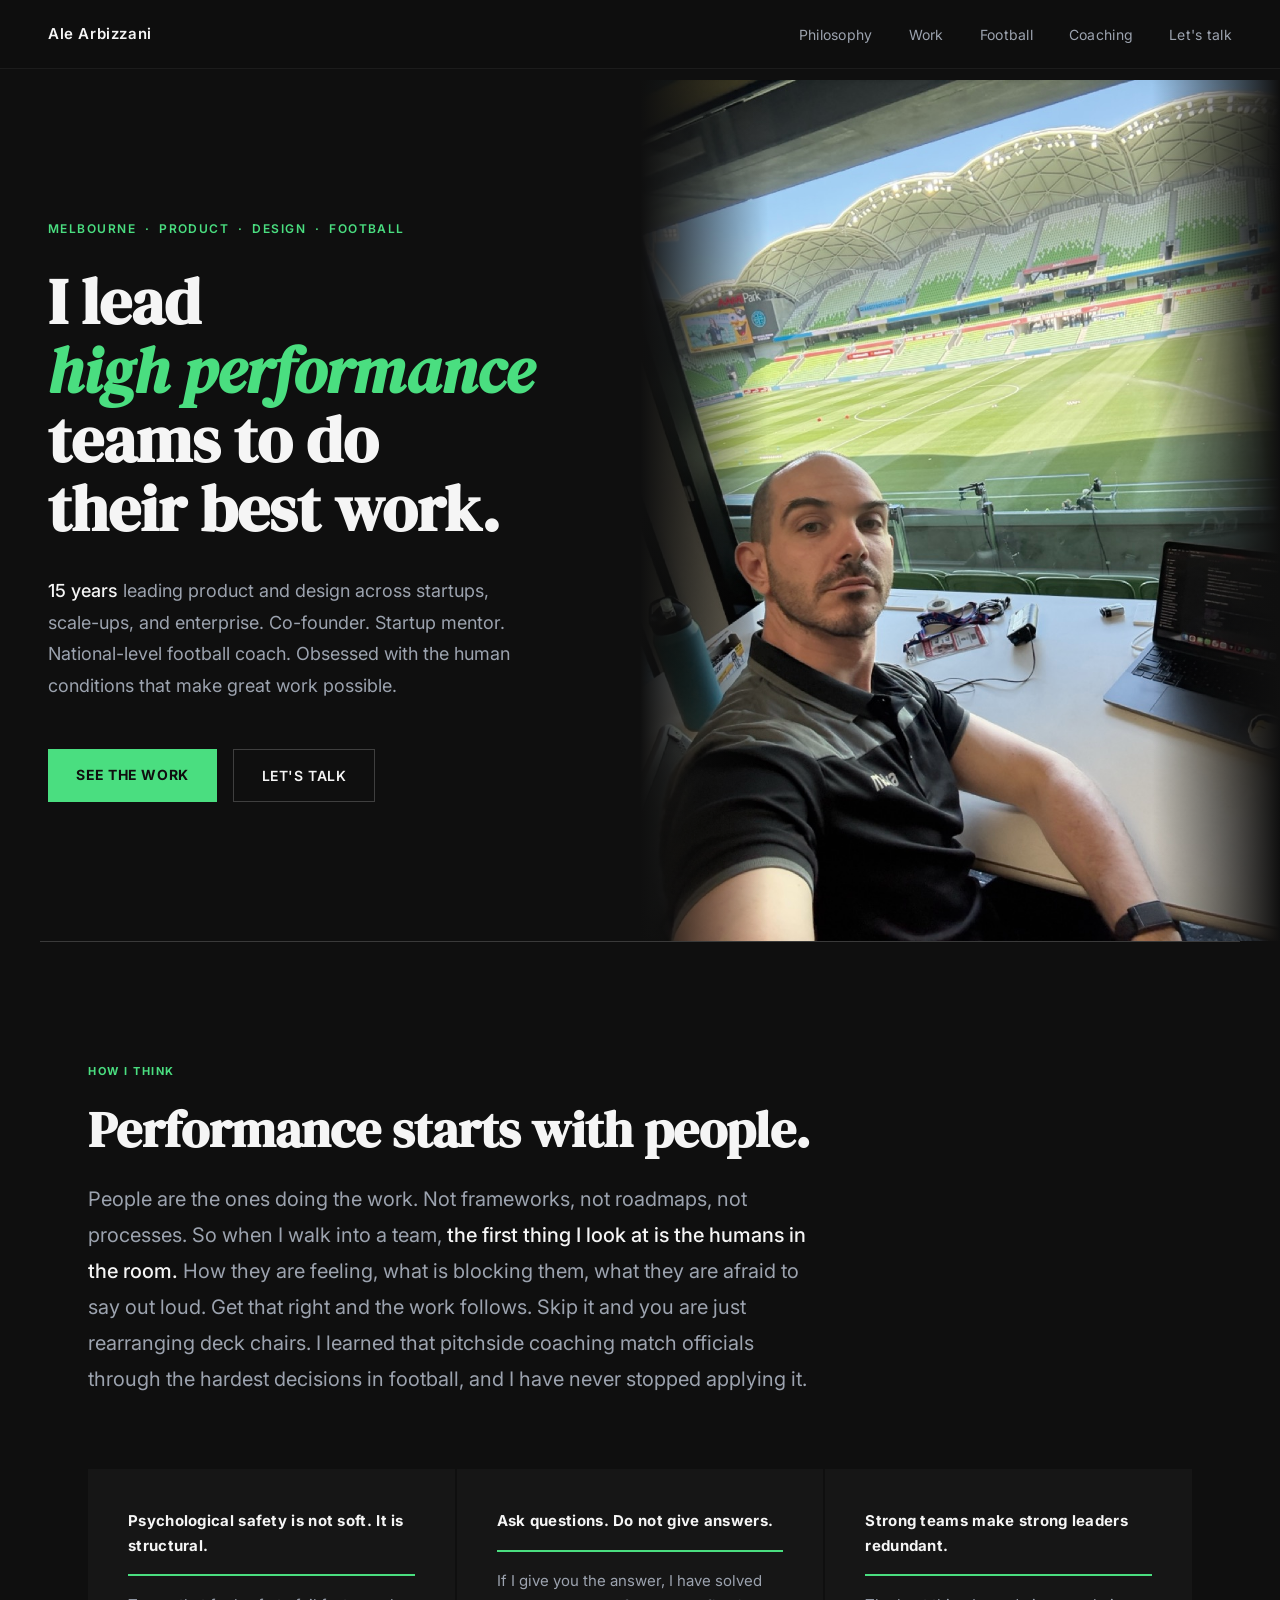
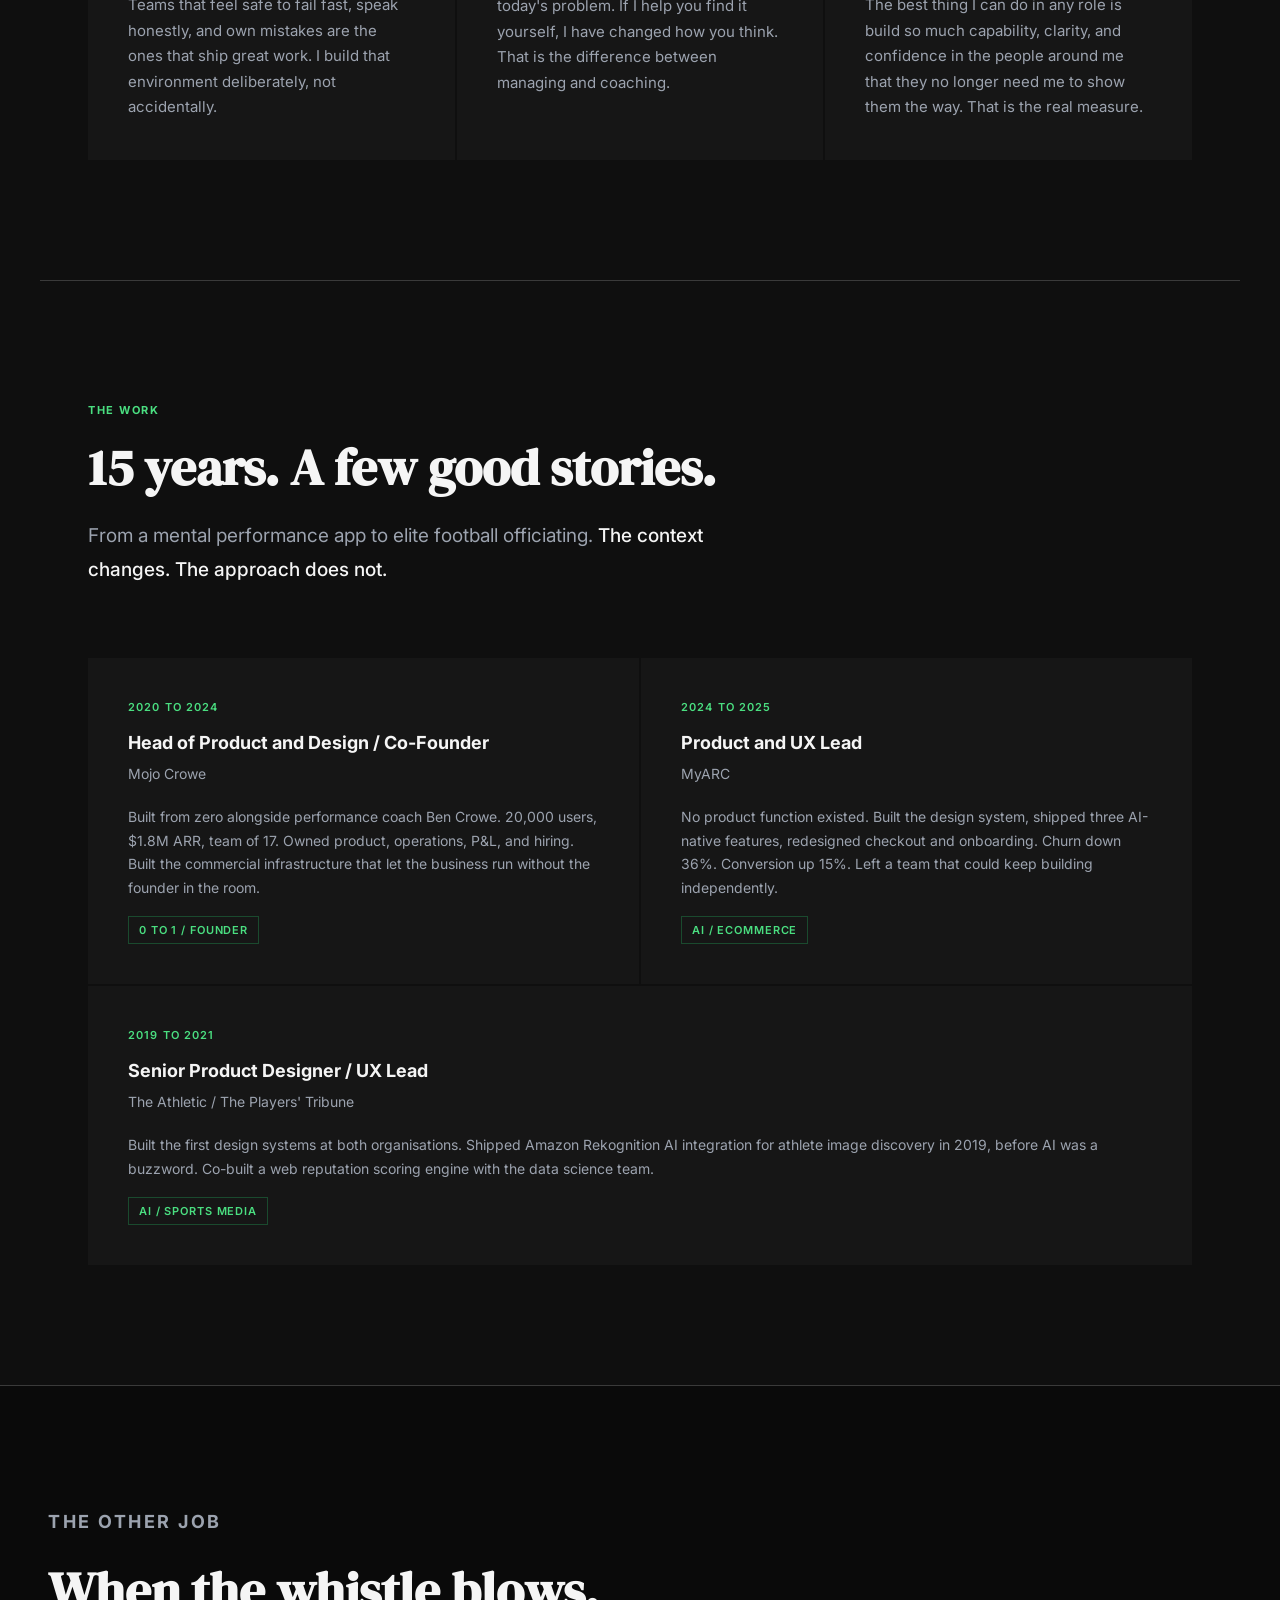
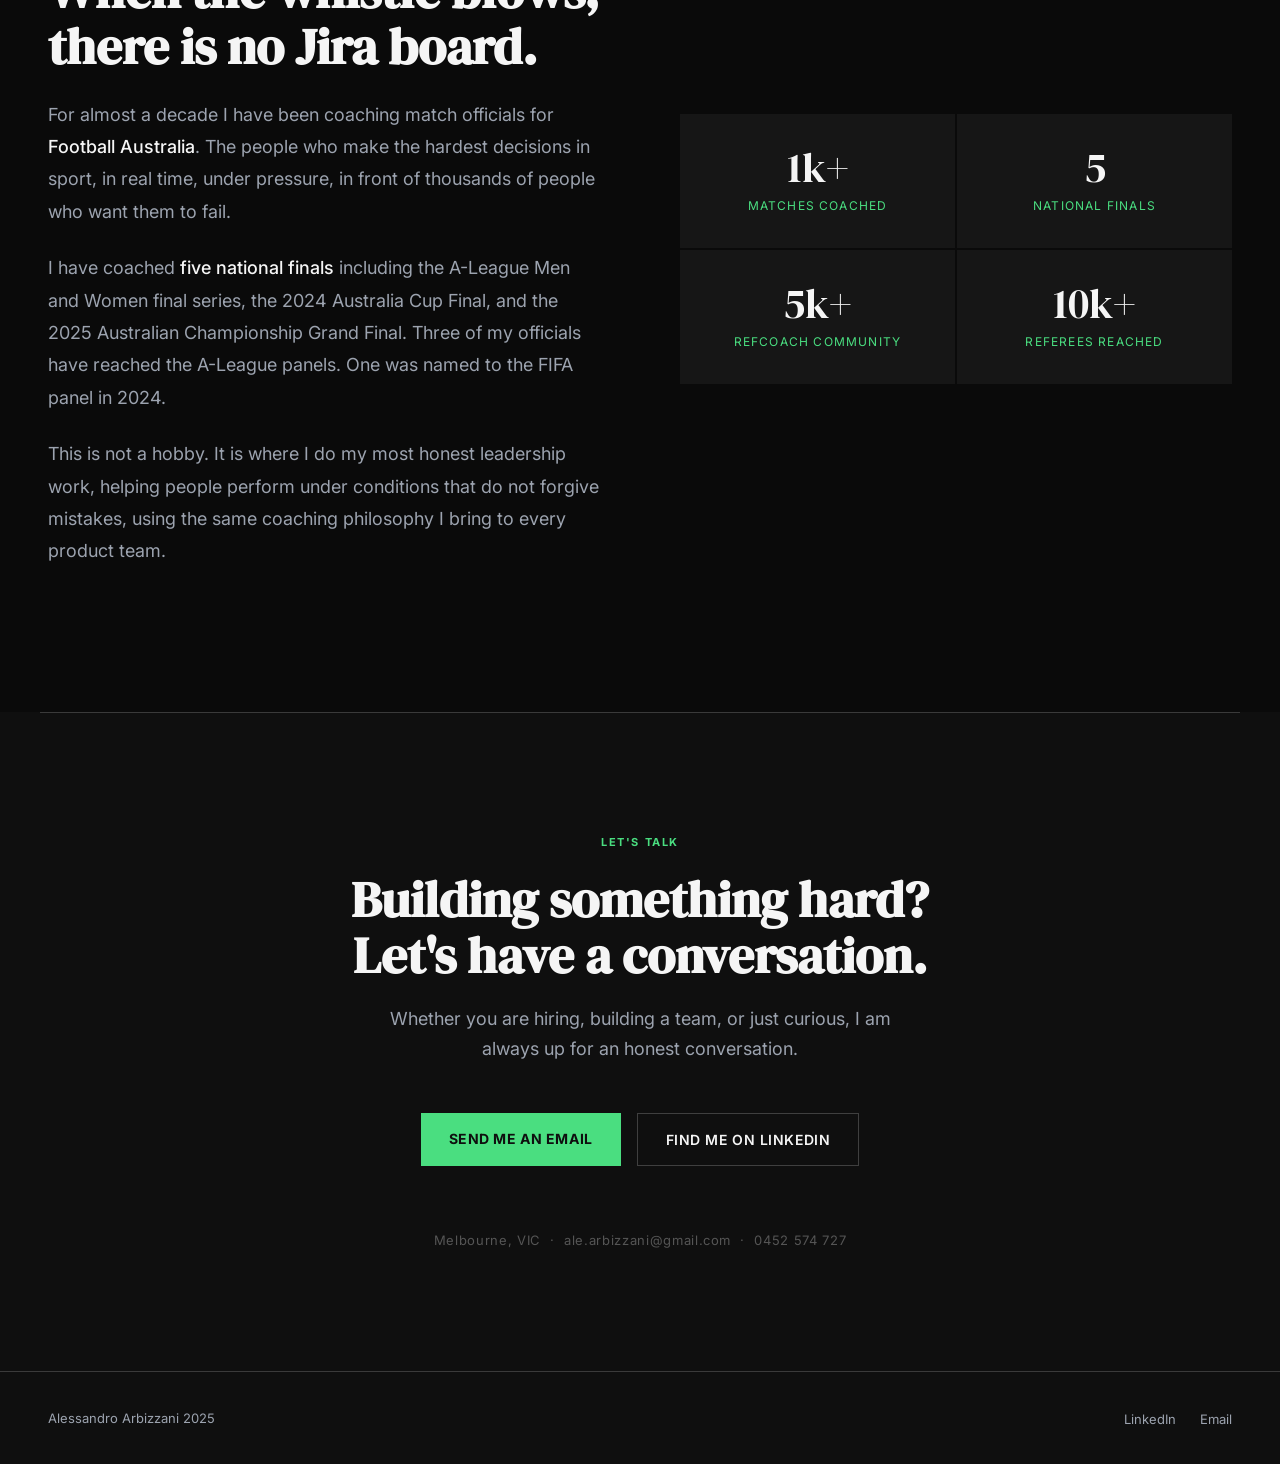
<file: index.html>
<!DOCTYPE html>
<html lang="en">
<head>
<meta charset="UTF-8">
<meta name="viewport" content="width=device-width, initial-scale=1.0">
<title>Alessandro Arbizzani</title>
<link rel="preconnect" href="https://fonts.googleapis.com">
<link rel="preconnect" href="https://fonts.gstatic.com" crossorigin>
<link href="https://fonts.googleapis.com/css2?family=Inter:wght@300;400;500;600;700;900&family=DM+Serif+Display:ital@0;1&display=swap" rel="stylesheet">
<style>
  *, *::before, *::after { box-sizing: border-box; margin: 0; padding: 0; }

  :root {
    --black:     #0F0F0F;
    --white:     #F5F5F5;
    --grey:      #9CA3AF;
    --mid:       #3A3A3A;
    --green:     #4ADE80;
    --green-dim: #1a4a2e;
    --surface:   #161616;
  }

  html { scroll-behavior: smooth; }

  body {
    background: var(--black);
    color: var(--white);
    font-family: 'Inter', sans-serif;
    font-size: 17px;
    line-height: 1.65;
    overflow-x: hidden;
  }

  /* NAV */
  nav {
    position: fixed;
    top: 0; left: 0; right: 0;
    z-index: 100;
    display: flex;
    justify-content: space-between;
    align-items: center;
    padding: 20px 48px;
    background: rgba(15,15,15,0.88);
    backdrop-filter: blur(12px);
    border-bottom: 1px solid rgba(255,255,255,0.06);
  }

  .nav-name {
    font-size: 15px;
    font-weight: 600;
    letter-spacing: 0.04em;
    color: var(--white);
    text-decoration: none;
  }

  .nav-links {
    display: flex;
    gap: 36px;
    list-style: none;
  }

  .nav-links a {
    font-size: 14px;
    color: var(--grey);
    text-decoration: none;
    letter-spacing: 0.02em;
    transition: color 0.2s;
  }

  .nav-links a:hover { color: var(--white); }

  .nav-toggle {
    display: none;
    flex-direction: column;
    justify-content: center;
    gap: 5px;
    width: 28px;
    height: 28px;
    background: none;
    border: none;
    padding: 0;
    cursor: pointer;
  }

  .nav-toggle span {
    display: block;
    width: 100%;
    height: 2px;
    background: var(--white);
    border-radius: 1px;
    transition: transform 0.2s ease, opacity 0.2s ease;
  }

  .nav-toggle.open span:nth-child(1) { transform: translateY(7px) rotate(45deg); }
  .nav-toggle.open span:nth-child(2) { opacity: 0; }
  .nav-toggle.open span:nth-child(3) { transform: translateY(-7px) rotate(-45deg); }

  /* HERO */
  .hero {
    min-height: 100vh;
    display: grid;
    grid-template-columns: 1fr 1fr;
    padding-top: 80px;
  }

  .hero-left {
    display: flex;
    flex-direction: column;
    justify-content: center;
    padding: 80px 48px;
  }

  .hero-eyebrow {
    font-size: 12px;
    font-weight: 600;
    letter-spacing: 0.12em;
    text-transform: uppercase;
    color: var(--green);
    margin-bottom: 28px;
  }

  .hero-headline {
    font-family: 'DM Serif Display', serif;
    font-size: clamp(44px, 5vw, 72px);
    line-height: 1.08;
    color: var(--white);
    margin-bottom: 32px;
  }

  .hero-headline em {
    font-style: italic;
    color: var(--green);
  }

  .hero-sub {
    font-size: 18px;
    line-height: 1.75;
    color: var(--grey);
    max-width: 480px;
    margin-bottom: 48px;
  }

  .hero-sub strong {
    color: var(--white);
    font-weight: 500;
  }

  .hero-cta {
    display: flex;
    gap: 16px;
    flex-wrap: wrap;
  }

  .btn-primary {
    background: var(--green);
    color: var(--black);
    padding: 14px 28px;
    font-size: 14px;
    font-weight: 700;
    letter-spacing: 0.04em;
    text-decoration: none;
    text-transform: uppercase;
    transition: opacity 0.2s;
    display: inline-block;
  }

  .btn-primary:hover { opacity: 0.85; }

  .btn-ghost {
    background: transparent;
    color: var(--white);
    padding: 14px 28px;
    font-size: 14px;
    font-weight: 600;
    letter-spacing: 0.04em;
    text-decoration: none;
    text-transform: uppercase;
    border: 1px solid rgba(255,255,255,0.2);
    transition: border-color 0.2s;
    display: inline-block;
  }

  .btn-ghost:hover { border-color: var(--white); }

  .hero-right {
    position: relative;
    overflow: hidden;
  }

  .hero-image {
    width: 100%;
    height: 100%;
    object-fit: cover;
    object-position: center top;
    filter: grayscale(20%);
  }

  .hero-image-overlay {
    position: absolute;
    inset: 0;
    background: linear-gradient(
      to right,
      var(--black) 0%,
      transparent 20%,
      transparent 80%,
      var(--black) 100%
    );
  }

  .hero-stats {
    position: absolute;
    bottom: 48px;
    right: 48px;
    display: flex;
    flex-direction: column;
    gap: 20px;
    align-items: flex-end;
  }

  .stat { text-align: right; }

  .stat-number {
    font-family: 'DM Serif Display', serif;
    font-size: 36px;
    color: var(--white);
    line-height: 1;
  }

  .stat-label {
    font-size: 11px;
    text-transform: uppercase;
    letter-spacing: 0.1em;
    color: var(--green);
    margin-top: 4px;
  }

  /* SECTION BASE */
  section {
    padding: 120px 48px;
    max-width: 1200px;
    margin: 0 auto;
  }

  .section-eyebrow {
    font-size: 11px;
    font-weight: 700;
    letter-spacing: 0.14em;
    text-transform: uppercase;
    color: var(--green);
    margin-bottom: 20px;
  }

  .section-headline {
    font-family: 'DM Serif Display', serif;
    font-size: clamp(34px, 4vw, 54px);
    line-height: 1.1;
    color: var(--white);
    margin-bottom: 24px;
  }

  /* PHILOSOPHY */
  #philosophy { border-top: 1px solid var(--mid); }

  .philosophy-intro {
    font-size: 20px;
    line-height: 1.8;
    color: var(--grey);
    max-width: 720px;
    margin-bottom: 72px;
  }

  .philosophy-intro strong { color: var(--white); font-weight: 500; }

  .philosophy-grid {
    display: grid;
    grid-template-columns: 1fr 1fr 1fr;
    gap: 2px;
  }

  .belief {
    background: var(--surface);
    padding: 40px;
  }

  .belief-title {
    font-size: 15px;
    font-weight: 700;
    color: var(--white);
    margin-bottom: 16px;
    letter-spacing: 0.02em;
    padding-bottom: 16px;
    border-bottom: 2px solid var(--green);
  }

  .belief-text {
    font-size: 15px;
    color: var(--grey);
    line-height: 1.7;
  }

  /* WORK */
  #work { border-top: 1px solid var(--mid); }

  .work-intro {
    font-size: 19px;
    line-height: 1.75;
    color: var(--grey);
    max-width: 680px;
    margin-bottom: 72px;
  }

  .work-intro strong { color: var(--white); font-weight: 500; }

  .work-grid {
    display: grid;
    grid-template-columns: repeat(2, 1fr);
    gap: 2px;
  }

  .work-item {
    background: var(--surface);
    padding: 40px;
    transition: background 0.2s;
    display: block;
    text-decoration: none;
    color: inherit;
  }

  .work-item:hover { background: #1c1c1c; }

  .work-item:last-child:nth-child(odd) { grid-column: 1 / -1; }

  .work-period {
    font-size: 11px;
    font-weight: 600;
    letter-spacing: 0.1em;
    text-transform: uppercase;
    color: var(--green);
    margin-bottom: 12px;
  }

  .work-role {
    font-size: 18px;
    font-weight: 700;
    color: var(--white);
    margin-bottom: 4px;
  }

  .work-org {
    font-size: 14px;
    color: var(--grey);
    margin-bottom: 20px;
  }

  .work-desc {
    font-size: 14px;
    color: var(--grey);
    line-height: 1.7;
  }

  .work-tag {
    display: inline-block;
    margin-top: 16px;
    font-size: 11px;
    font-weight: 600;
    letter-spacing: 0.08em;
    text-transform: uppercase;
    color: var(--green);
    border: 1px solid var(--green-dim);
    padding: 4px 10px;
  }

  /* FOOTBALL */
  #football {
    border-top: 1px solid var(--mid);
    background: #0a0a0a;
    max-width: 100%;
    padding: 120px 48px;
  }

  .football-inner {
    max-width: 1200px;
    margin: 0 auto;
    display: grid;
    grid-template-columns: 1fr 1fr;
    gap: 80px;
    align-items: center;
  }

  .football-left p {
    font-size: 18px;
    line-height: 1.8;
    color: var(--grey);
    margin-bottom: 24px;
  }

  .football-left p strong { color: var(--white); font-weight: 500; }

  .football-right {
    display: grid;
    grid-template-columns: 1fr 1fr;
    gap: 2px;
  }

  .football-stat {
    background: var(--surface);
    padding: 32px;
    text-align: center;
  }

  .football-stat-number {
    font-family: 'DM Serif Display', serif;
    font-size: 42px;
    color: var(--white);
    line-height: 1;
    margin-bottom: 8px;
  }

  .football-stat-label {
    font-size: 12px;
    text-transform: uppercase;
    letter-spacing: 0.1em;
    color: var(--green);
  }

  /* CONTACT */
  #contact {
    border-top: 1px solid var(--mid);
    text-align: center;
  }

  #contact .section-headline {
    max-width: 700px;
    margin: 0 auto 20px;
  }

  .contact-sub {
    font-size: 18px;
    color: var(--grey);
    max-width: 520px;
    margin: 0 auto 48px;
    line-height: 1.7;
  }

  .contact-links {
    display: flex;
    justify-content: center;
    gap: 16px;
    flex-wrap: wrap;
    margin-bottom: 64px;
  }

  .contact-footnote {
    font-size: 13px;
    color: #555;
    letter-spacing: 0.05em;
  }

  /* FOOTER */
  footer {
    border-top: 1px solid var(--mid);
    padding: 32px 48px;
    display: flex;
    justify-content: space-between;
    align-items: center;
  }

  .footer-name { font-size: 13px; color: var(--grey); }

  .footer-links { display: flex; gap: 24px; list-style: none; }

  .footer-links a {
    font-size: 13px;
    color: var(--grey);
    text-decoration: none;
    transition: color 0.2s;
  }

  .footer-links a:hover { color: var(--white); }

  /* REVEAL */
  .reveal {
    opacity: 0;
    transform: translateY(24px);
    transition: opacity 0.6s ease, transform 0.6s ease;
  }

  .reveal.visible { opacity: 1; transform: translateY(0); }

  /* RESPONSIVE */
  @media (max-width: 1023px) {
    nav { padding: 18px 24px; }
    .nav-toggle { display: flex; }
    .nav-links {
      display: none;
      position: absolute;
      top: 100%;
      left: 0;
      right: 0;
      flex-direction: column;
      gap: 0;
      background: var(--black);
      backdrop-filter: blur(12px);
      border-bottom: 1px solid rgba(255,255,255,0.06);
    }
    .nav-links.open { display: flex; }
    .nav-links li { width: 100%; }
    .nav-links a {
      display: block;
      padding: 16px 24px;
      border-top: 1px solid rgba(255,255,255,0.06);
    }
    .hero { grid-template-columns: 1fr; min-height: auto; padding-top: 0; }
    .hero-left { padding: 90px 24px 48px; }
    .hero-right { height: 60vw; }
    .hero-image { object-position: center center; }
    .hero-stats { bottom: 24px; right: 24px; }
    section { padding: 80px 24px; }
    .philosophy-grid { grid-template-columns: 1fr; }
    .work-grid { grid-template-columns: 1fr; }
    .football-inner { grid-template-columns: 1fr; gap: 48px; }
    #football { padding: 80px 24px; }
    footer { flex-direction: column; gap: 16px; padding: 24px; }
  }
</style>
</head>
<body>

<!-- NAV -->
<nav>
  <a href="#" class="nav-name">Ale Arbizzani</a>
  <button class="nav-toggle" aria-label="Toggle menu" aria-expanded="false">
    <span></span><span></span><span></span>
  </button>
  <ul class="nav-links">
    <li><a href="#philosophy">Philosophy</a></li>
    <li><a href="work.html">Work</a></li>
    <li><a href="#football">Football</a></li>
    <li><a href="coaching.html">Coaching</a></li>
    <li><a href="#contact">Let's talk</a></li>
  </ul>
</nav>

<!-- HERO -->
<div class="hero">
  <div class="hero-left">
    <p class="hero-eyebrow">Melbourne &nbsp;·&nbsp; Product &nbsp;·&nbsp; Design &nbsp;·&nbsp; Football</p>
    <h1 class="hero-headline">
      I lead<br><em>high performance</em><br>teams to do<br>their best work.
    </h1>
    <p class="hero-sub">
      <strong>15 years</strong> leading product and design across startups, scale-ups, and enterprise.
      Co-founder. Startup mentor. National-level football coach.
      Obsessed with the human conditions that make great work possible.
    </p>
    <div class="hero-cta">
      <a href="#work" class="btn-primary">See the work</a>
      <a href="#contact" class="btn-ghost">Let's talk</a>
    </div>
  </div>

  <div class="hero-right">
    <img
      src="images/ale-aami-park.jpg"
      alt="Ale Arbizzani at AAMI Park"
      class="hero-image"
    />
    <div class="hero-image-overlay"></div>

  </div>
</div>

<!-- PHILOSOPHY -->
<section id="philosophy">
  <p class="section-eyebrow">How I think</p>
  <h2 class="section-headline reveal">Performance starts with people.</h2>

  <p class="philosophy-intro reveal">
    People are the ones doing the work. Not frameworks, not roadmaps, not processes.
    So when I walk into a team, <strong>the first thing I look at is the humans in the room.</strong>
    How they are feeling, what is blocking them, what they are afraid to say out loud.
    Get that right and the work follows. Skip it and you are just rearranging deck chairs.
    I learned that pitchside coaching match officials through the hardest decisions in football,
    and I have never stopped applying it.
  </p>

  <div class="philosophy-grid">
    <div class="belief reveal">
      <div class="belief-title">Psychological safety is not soft. It is structural.</div>
      <div class="belief-text">Teams that feel safe to fail fast, speak honestly, and own mistakes are the ones that ship great work. I build that environment deliberately, not accidentally.</div>
    </div>
    <div class="belief reveal">
      <div class="belief-title">Ask questions. Do not give answers.</div>
      <div class="belief-text">If I give you the answer, I have solved today's problem. If I help you find it yourself, I have changed how you think. That is the difference between managing and coaching.</div>
    </div>
    <div class="belief reveal">
      <div class="belief-title">Strong teams make strong leaders redundant.</div>
      <div class="belief-text">The best thing I can do in any role is build so much capability, clarity, and confidence in the people around me that they no longer need me to show them the way. That is the real measure.</div>
    </div>
  </div>
</section>

<!-- WORK -->
<section id="work">
  <p class="section-eyebrow">The work</p>
  <h2 class="section-headline reveal">15 years. A few good stories.</h2>
  <p class="work-intro reveal">
    From a mental performance app to elite football officiating.
    <strong>The context changes. The approach does not.</strong>
  </p>

  <div class="work-grid">
    <a href="work-mojo.html" class="work-item reveal">
      <div class="work-period">2020 to 2024</div>
      <div class="work-role">Head of Product and Design / Co-Founder</div>
      <div class="work-org">Mojo Crowe</div>
      <div class="work-desc">Built from zero alongside performance coach Ben Crowe. 20,000 users, $1.8M ARR, team of 17. Owned product, operations, P&L, and hiring. Built the commercial infrastructure that let the business run without the founder in the room.</div>
      <span class="work-tag">0 to 1 / Founder</span>
    </a>

    <a href="work-myarc.html" class="work-item reveal">
      <div class="work-period">2024 to 2025</div>
      <div class="work-role">Product and UX Lead</div>
      <div class="work-org">MyARC</div>
      <div class="work-desc">No product function existed. Built the design system, shipped three AI-native features, redesigned checkout and onboarding. Churn down 36%. Conversion up 15%. Left a team that could keep building independently.</div>
      <span class="work-tag">AI / Ecommerce</span>
    </a>

    <div class="work-item reveal">
      <div class="work-period">2019 to 2021</div>
      <div class="work-role">Senior Product Designer / UX Lead</div>
      <div class="work-org">The Athletic / The Players' Tribune</div>
      <div class="work-desc">Built the first design systems at both organisations. Shipped Amazon Rekognition AI integration for athlete image discovery in 2019, before AI was a buzzword. Co-built a web reputation scoring engine with the data science team.</div>
      <span class="work-tag">AI / Sports Media</span>
    </div>
  </div>
</section>

<!-- FOOTBALL -->
<div id="football">
  <div class="football-inner">
    <div class="football-left">
      <p class="section-eyebrow">The other job</p>
      <h2 class="section-headline reveal">When the whistle blows,<br>there is no Jira board.</h2>
      <p class="reveal">
        For almost a decade I have been coaching match officials for
        <strong>Football Australia</strong>. The people who make the hardest
        decisions in sport, in real time, under pressure, in front of thousands of people
        who want them to fail.
      </p>
      <p class="reveal">
        I have coached <strong>five national finals</strong> including the A-League Men and Women
        final series, the 2024 Australia Cup Final, and the 2025 Australian Championship Grand Final.
        Three of my officials have reached the A-League panels.
        One was named to the FIFA panel in 2024.
      </p>
      <p class="reveal">
        This is not a hobby. It is where I do my most honest leadership work,
        helping people perform under conditions that do not forgive mistakes,
        using the same coaching philosophy I bring to every product team.
      </p>
    </div>

    <div class="football-right reveal">
      <div class="football-stat">
        <div class="football-stat-number">1k+</div>
        <div class="football-stat-label">Matches coached</div>
      </div>
      <div class="football-stat">
        <div class="football-stat-number">5</div>
        <div class="football-stat-label">National finals</div>
      </div>
      <div class="football-stat">
        <div class="football-stat-number">5k+</div>
        <div class="football-stat-label">RefCoach community</div>
      </div>
      <div class="football-stat">
        <div class="football-stat-number">10k+</div>
        <div class="football-stat-label">Referees reached</div>
      </div>
    </div>
  </div>
</div>

<!-- CONTACT -->
<section id="contact">
  <p class="section-eyebrow">Let's talk</p>
  <h2 class="section-headline reveal">Building something hard?<br>Let's have a conversation.</h2>
  <p class="contact-sub reveal">
    Whether you are hiring, building a team, or just curious,
    I am always up for an honest conversation.
  </p>
  <div class="contact-links reveal">
    <a href="mailto:ale.arbizzani@gmail.com" class="btn-primary">Send me an email</a>
    <a href="https://www.linkedin.com/in/alessandroarbizzani" target="_blank" class="btn-ghost">Find me on LinkedIn</a>
  </div>
  <p class="contact-footnote">Melbourne, VIC &nbsp;·&nbsp; ale.arbizzani@gmail.com &nbsp;·&nbsp; 0452 574 727</p>
</section>

<!-- FOOTER -->
<footer>
  <span class="footer-name">Alessandro Arbizzani 2025</span>
  <ul class="footer-links">
    <li><a href="https://www.linkedin.com/in/alessandroarbizzani" target="_blank">LinkedIn</a></li>
    <li><a href="mailto:ale.arbizzani@gmail.com">Email</a></li>
  </ul>
</footer>

<script>
  const navToggle = document.querySelector('.nav-toggle');
  const navLinksEl = document.querySelector('.nav-links');
  if (navToggle && navLinksEl) {
    navToggle.addEventListener('click', () => {
      const isOpen = navLinksEl.classList.toggle('open');
      navToggle.classList.toggle('open', isOpen);
      navToggle.setAttribute('aria-expanded', String(isOpen));
    });
    navLinksEl.querySelectorAll('a').forEach((link) => {
      link.addEventListener('click', () => {
        navLinksEl.classList.remove('open');
        navToggle.classList.remove('open');
        navToggle.setAttribute('aria-expanded', 'false');
      });
    });
  }

  const reveals = document.querySelectorAll('.reveal');
  const observer = new IntersectionObserver((entries) => {
    entries.forEach(entry => {
      if (entry.isIntersecting) {
        entry.target.classList.add('visible');
        observer.unobserve(entry.target);
      }
    });
  }, { threshold: 0.12 });
  reveals.forEach(el => observer.observe(el));
</script>

</body>
</html>
</file>
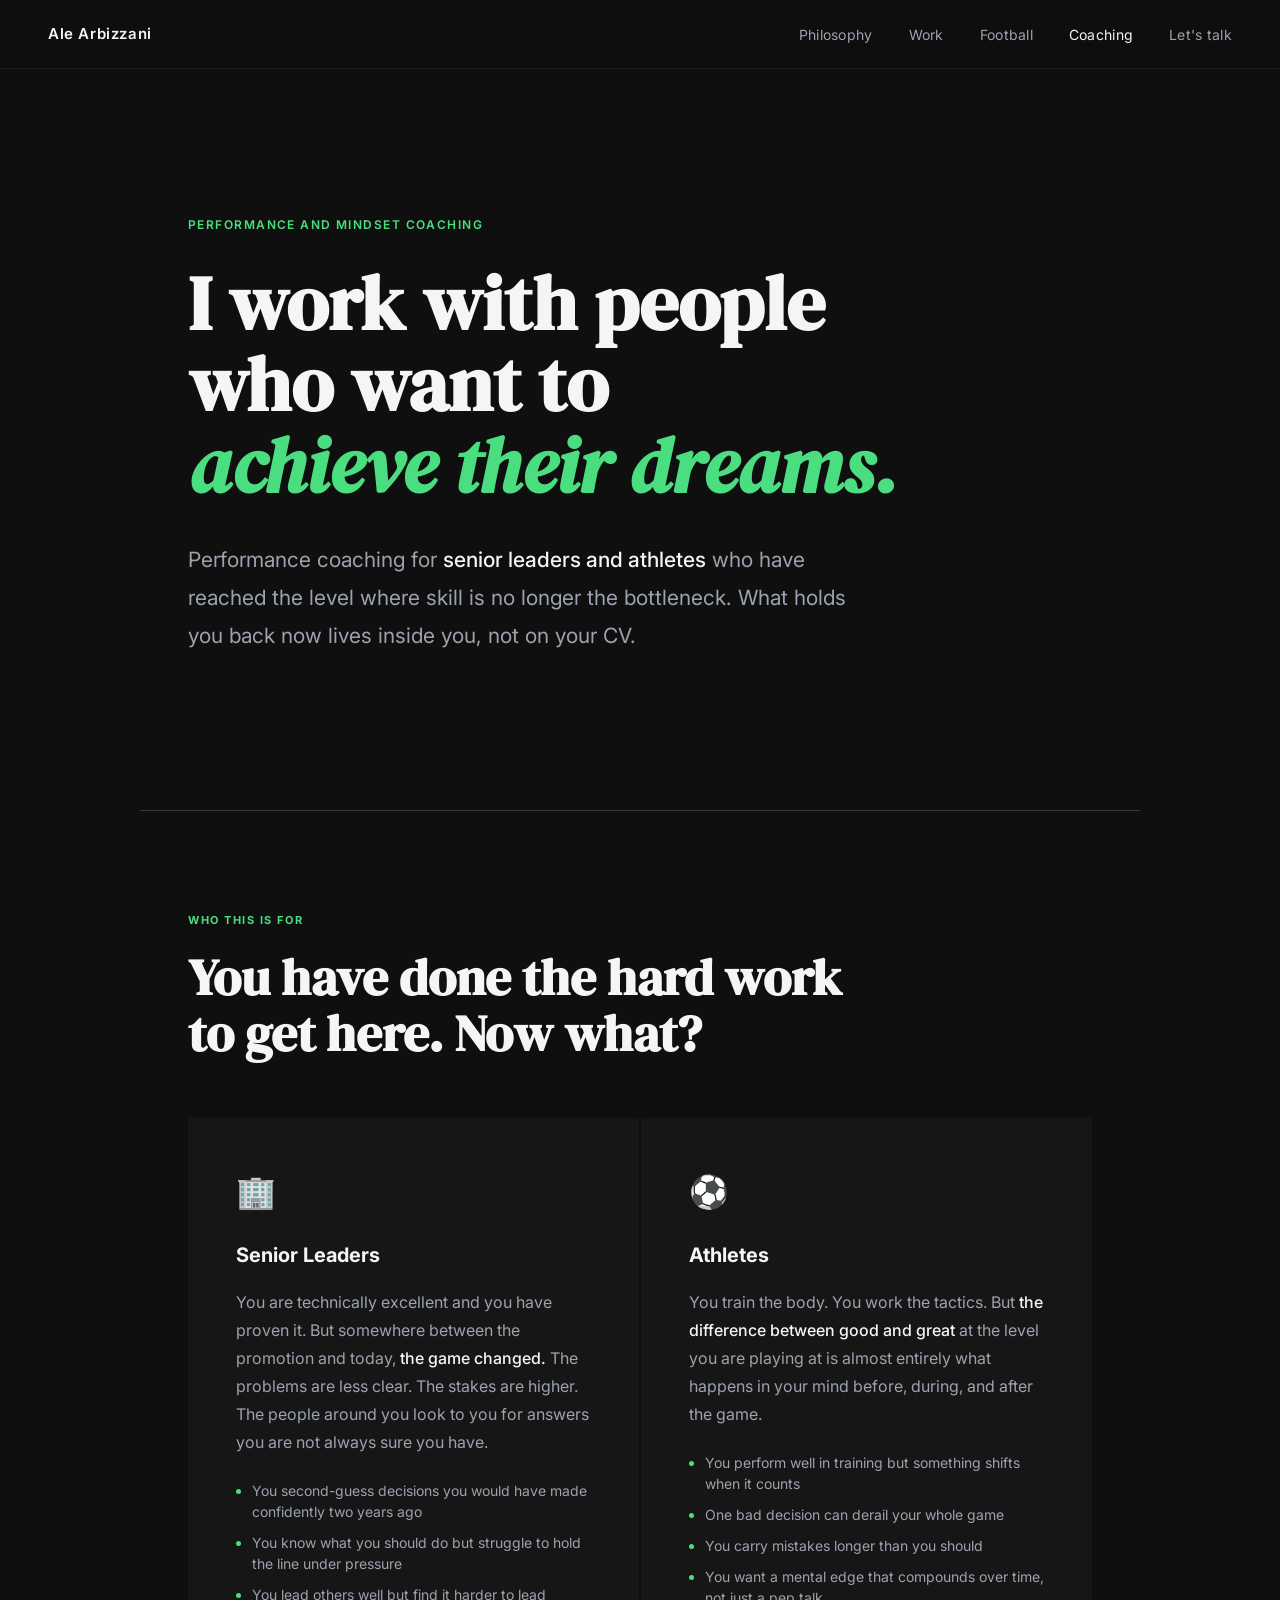
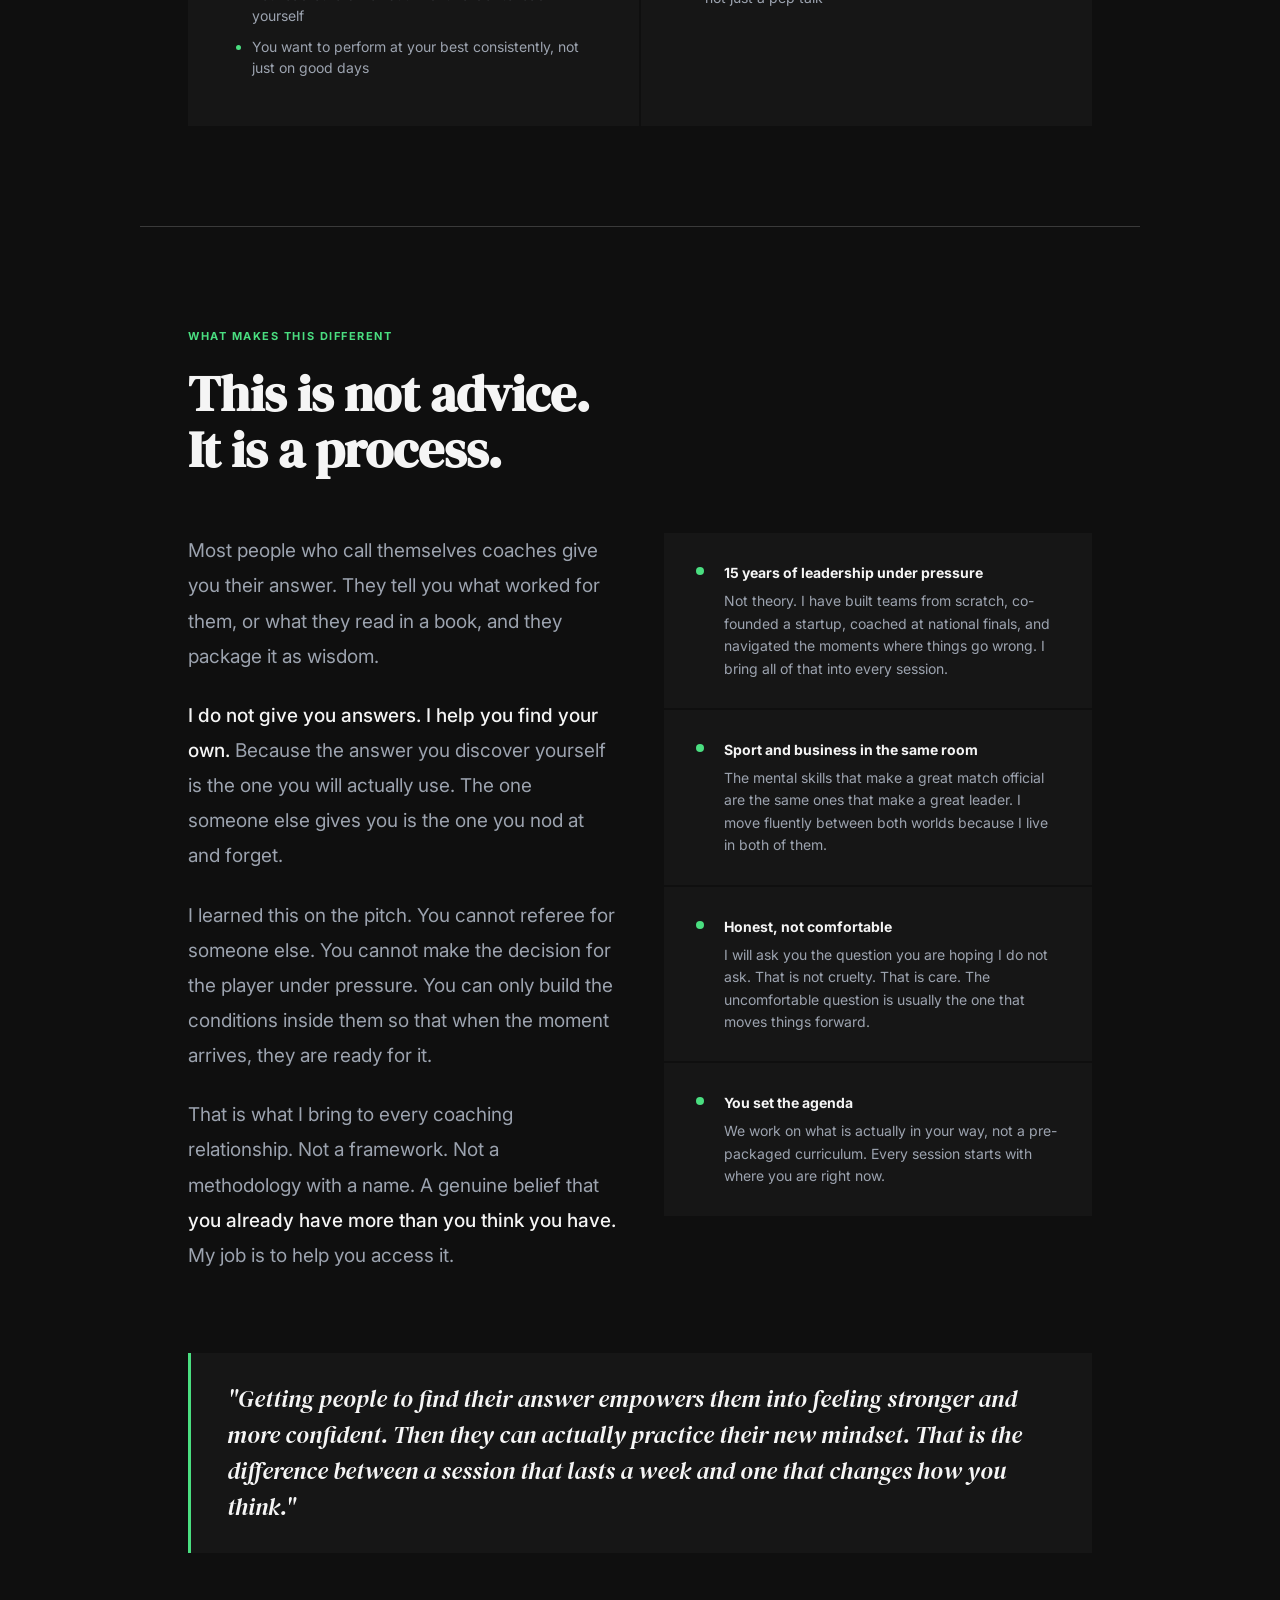
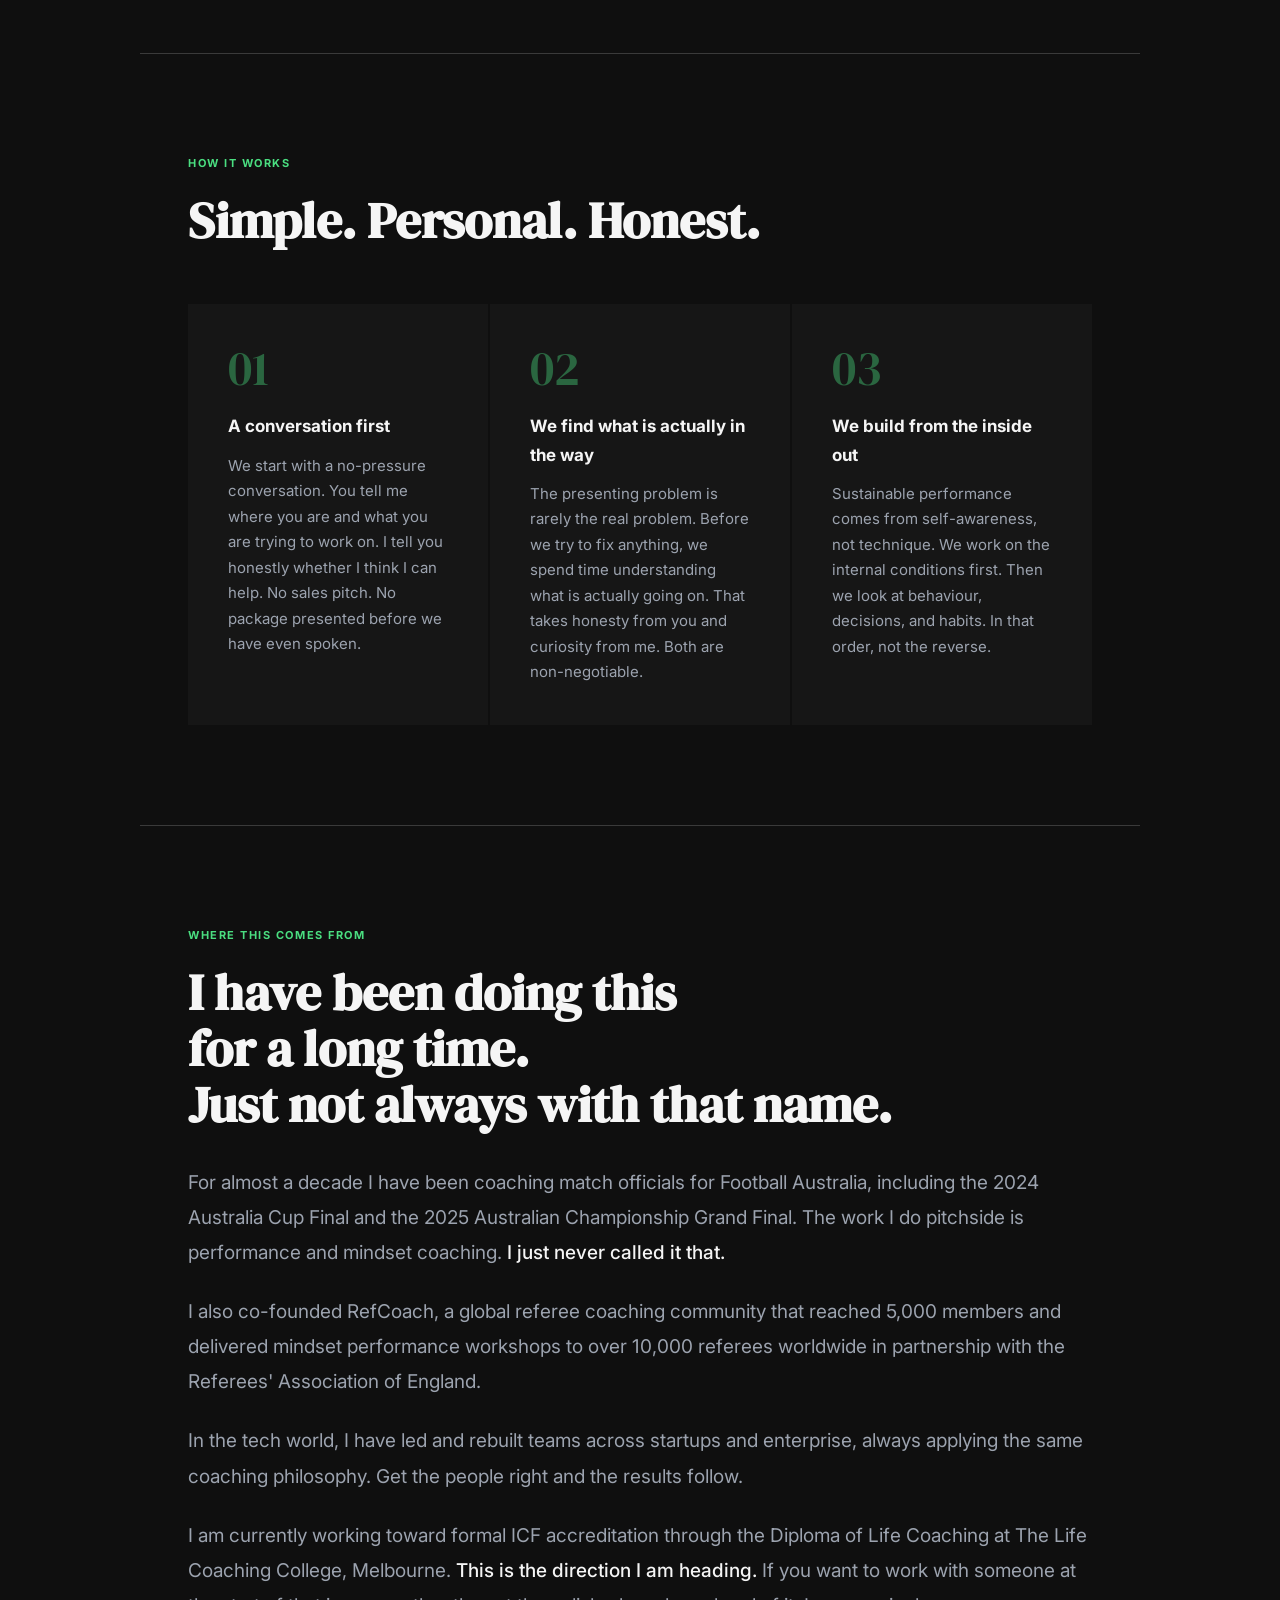
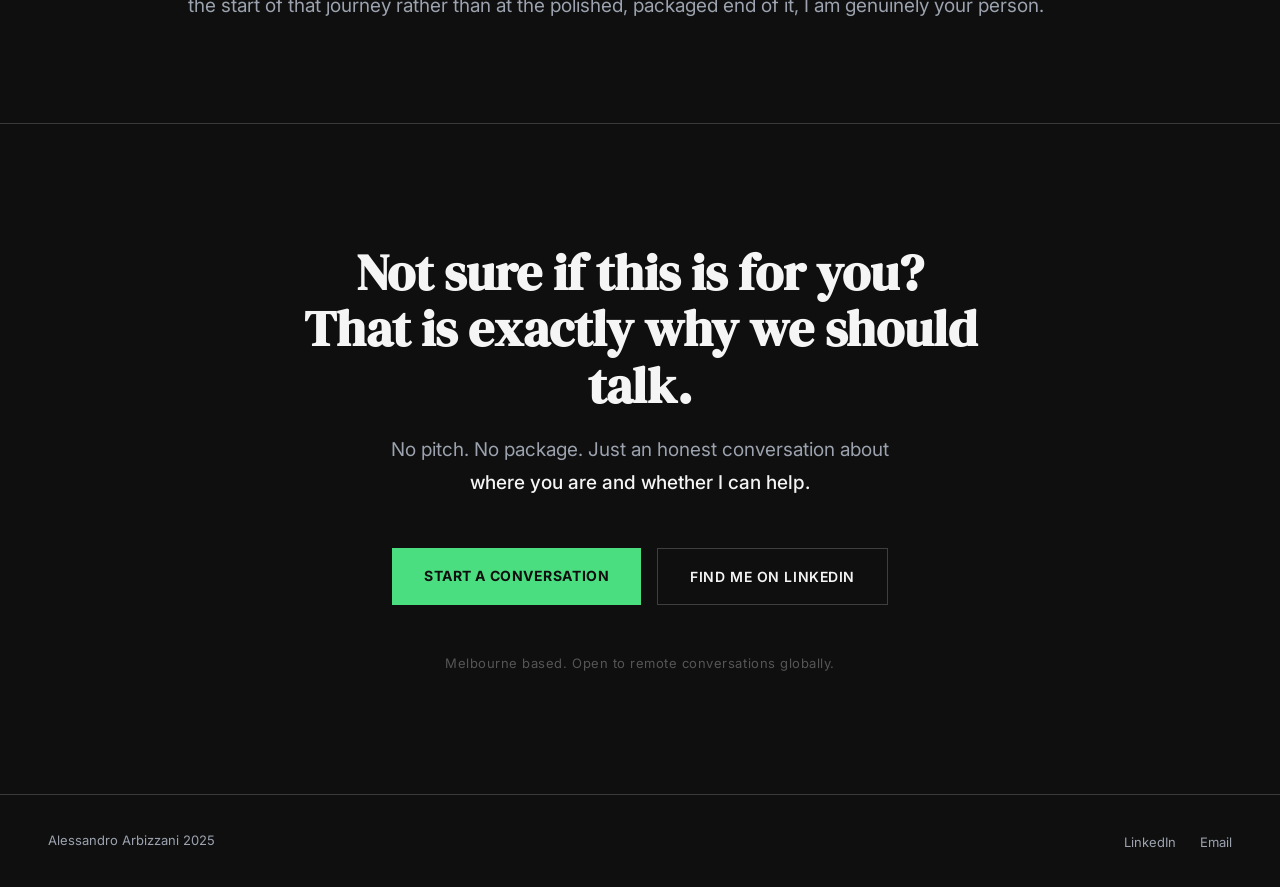
<file: coaching.html>
<!DOCTYPE html>
<html lang="en">
<head>
<meta charset="UTF-8">
<meta name="viewport" content="width=device-width, initial-scale=1.0">
<title>Coaching | Alessandro Arbizzani</title>
<link rel="preconnect" href="https://fonts.googleapis.com">
<link rel="preconnect" href="https://fonts.gstatic.com" crossorigin>
<link href="https://fonts.googleapis.com/css2?family=Inter:wght@300;400;500;600;700;900&family=DM+Serif+Display:ital@0;1&display=swap" rel="stylesheet">
<style>
  *, *::before, *::after { box-sizing: border-box; margin: 0; padding: 0; }
  :root { --black: #0F0F0F; --white: #F5F5F5; --grey: #9CA3AF; --mid: #3A3A3A; --green: #4ADE80; --green-dim: #1a4a2e; --surface: #161616; }
  html { scroll-behavior: smooth; }
  body { background: var(--black); color: var(--white); font-family: 'Inter', sans-serif; font-size: 17px; line-height: 1.65; overflow-x: hidden; }

  nav { position: fixed; top: 0; left: 0; right: 0; z-index: 100; display: flex; justify-content: space-between; align-items: center; padding: 20px 48px; background: rgba(15,15,15,0.88); backdrop-filter: blur(12px); border-bottom: 1px solid rgba(255,255,255,0.06); }
  .nav-name { font-size: 15px; font-weight: 600; letter-spacing: 0.04em; color: var(--white); text-decoration: none; }
  .nav-links { display: flex; gap: 36px; list-style: none; }
  .nav-links a { font-size: 14px; color: var(--grey); text-decoration: none; letter-spacing: 0.02em; transition: color 0.2s; }
  .nav-links a:hover, .nav-links a.active { color: var(--white); }

  .nav-toggle { display: none; flex-direction: column; justify-content: center; gap: 5px; width: 28px; height: 28px; background: none; border: none; padding: 0; cursor: pointer; }
  .nav-toggle span { display: block; width: 100%; height: 2px; background: var(--white); border-radius: 1px; transition: transform 0.2s ease, opacity 0.2s ease; }
  .nav-toggle.open span:nth-child(1) { transform: translateY(7px) rotate(45deg); }
  .nav-toggle.open span:nth-child(2) { opacity: 0; }
  .nav-toggle.open span:nth-child(3) { transform: translateY(-7px) rotate(-45deg); }

  /* HERO */
  .coaching-hero { min-height: 90vh; display: flex; flex-direction: column; justify-content: center; padding: 140px 48px 80px; max-width: 1000px; margin: 0 auto; }
  .hero-eyebrow { font-size: 12px; font-weight: 600; letter-spacing: 0.12em; text-transform: uppercase; color: var(--green); margin-bottom: 28px; }
  .hero-headline { font-family: 'DM Serif Display', serif; font-size: clamp(48px, 6vw, 84px); line-height: 1.05; color: var(--white); margin-bottom: 36px; }
  .hero-headline em { font-style: italic; color: var(--green); }
  .hero-sub { font-size: 21px; line-height: 1.8; color: var(--grey); max-width: 680px; }
  .hero-sub strong { color: var(--white); font-weight: 500; }

  /* SECTIONS */
  .coaching-section { padding: 100px 48px; max-width: 1000px; margin: 0 auto; border-top: 1px solid var(--mid); }
  .section-eyebrow { font-size: 11px; font-weight: 700; letter-spacing: 0.14em; text-transform: uppercase; color: var(--green); margin-bottom: 20px; }
  .section-headline { font-family: 'DM Serif Display', serif; font-size: clamp(34px, 4vw, 52px); line-height: 1.1; color: var(--white); margin-bottom: 32px; }
  .section-body p { font-size: 19px; line-height: 1.85; color: var(--grey); margin-bottom: 24px; }
  .section-body p strong { color: var(--white); font-weight: 500; }
  .section-body p:last-child { margin-bottom: 0; }

  /* WHO IT'S FOR */
  .audience-grid { display: grid; grid-template-columns: 1fr 1fr; gap: 2px; margin-top: 56px; }
  .audience-card { background: var(--surface); padding: 48px; }
  .audience-icon { font-size: 32px; margin-bottom: 20px; }
  .audience-title { font-size: 20px; font-weight: 700; color: var(--white); margin-bottom: 16px; }
  .audience-desc { font-size: 16px; color: var(--grey); line-height: 1.75; }
  .audience-desc strong { color: var(--white); font-weight: 500; }
  .audience-signals { margin-top: 24px; display: flex; flex-direction: column; gap: 10px; }
  .signal { font-size: 14px; color: var(--grey); padding-left: 16px; position: relative; line-height: 1.5; }
  .signal::before { content: ''; position: absolute; left: 0; top: 9px; width: 5px; height: 5px; background: var(--green); border-radius: 50%; }

  /* HOW IT WORKS */
  .process-grid { display: grid; grid-template-columns: repeat(3, 1fr); gap: 2px; margin-top: 56px; }
  .process-step { background: var(--surface); padding: 40px; }
  .step-number { font-family: 'DM Serif Display', serif; font-size: 48px; color: var(--green); line-height: 1; margin-bottom: 20px; opacity: 0.4; }
  .step-title { font-size: 17px; font-weight: 700; color: var(--white); margin-bottom: 12px; }
  .step-desc { font-size: 15px; color: var(--grey); line-height: 1.7; }

  /* WHAT MAKES IT DIFFERENT */
  .difference-grid { display: grid; grid-template-columns: 1fr 1fr; gap: 48px; margin-top: 56px; align-items: start; }
  .difference-left p { font-size: 19px; line-height: 1.85; color: var(--grey); margin-bottom: 24px; }
  .difference-left p strong { color: var(--white); font-weight: 500; }
  .difference-right { display: flex; flex-direction: column; gap: 2px; }
  .difference-item { background: var(--surface); padding: 28px 32px; display: flex; gap: 20px; align-items: flex-start; }
  .difference-label { font-size: 14px; font-weight: 700; color: var(--white); margin-bottom: 6px; }
  .difference-text { font-size: 14px; color: var(--grey); line-height: 1.6; }
  .difference-dot { width: 8px; height: 8px; background: var(--green); border-radius: 50%; margin-top: 6px; flex-shrink: 0; }

  /* PULLQUOTE */
  .pullquote { border-left: 3px solid var(--green); padding: 28px 36px; margin: 56px 0 0; background: var(--surface); }
  .pullquote p { font-family: 'DM Serif Display', serif; font-size: 24px; line-height: 1.5; color: var(--white); font-style: italic; margin-bottom: 0; }

  /* CTA */
  .coaching-cta { padding: 120px 48px; text-align: center; border-top: 1px solid var(--mid); }
  .cta-headline { font-family: 'DM Serif Display', serif; font-size: clamp(36px, 4vw, 56px); line-height: 1.1; color: var(--white); max-width: 680px; margin: 0 auto 20px; }
  .cta-sub { font-size: 19px; color: var(--grey); max-width: 520px; margin: 0 auto 48px; line-height: 1.75; }
  .cta-sub strong { color: var(--white); font-weight: 500; }
  .cta-buttons { display: flex; justify-content: center; gap: 16px; flex-wrap: wrap; margin-bottom: 48px; }
  .btn-primary { background: var(--green); color: var(--black); padding: 16px 32px; font-size: 14px; font-weight: 700; letter-spacing: 0.04em; text-decoration: none; text-transform: uppercase; transition: opacity 0.2s; display: inline-block; }
  .btn-primary:hover { opacity: 0.85; }
  .btn-ghost { background: transparent; color: var(--white); padding: 16px 32px; font-size: 14px; font-weight: 600; letter-spacing: 0.04em; text-decoration: none; text-transform: uppercase; border: 1px solid rgba(255,255,255,0.2); transition: border-color 0.2s; display: inline-block; }
  .btn-ghost:hover { border-color: var(--white); }
  .cta-note { font-size: 13px; color: #555; letter-spacing: 0.04em; }

  .reveal { opacity: 0; transform: translateY(24px); transition: opacity 0.6s ease, transform 0.6s ease; }
  .reveal.visible { opacity: 1; transform: translateY(0); }

  footer { border-top: 1px solid var(--mid); padding: 32px 48px; display: flex; justify-content: space-between; align-items: center; }
  .footer-name { font-size: 13px; color: var(--grey); }
  .footer-links { display: flex; gap: 24px; list-style: none; }
  .footer-links a { font-size: 13px; color: var(--grey); text-decoration: none; transition: color 0.2s; }
  .footer-links a:hover { color: var(--white); }

  @media (max-width: 1023px) {
    nav { padding: 18px 24px; }
    .nav-toggle { display: flex; }
    .nav-links {
      display: none;
      position: absolute;
      top: 100%;
      left: 0;
      right: 0;
      flex-direction: column;
      gap: 0;
      background: var(--black);
      backdrop-filter: blur(12px);
      border-bottom: 1px solid rgba(255,255,255,0.06);
    }
    .nav-links.open { display: flex; }
    .nav-links li { width: 100%; }
    .nav-links a { display: block; padding: 16px 24px; border-top: 1px solid rgba(255,255,255,0.06); }
    .coaching-hero { padding: 120px 24px 60px; min-height: auto; }
    .coaching-section { padding: 72px 24px; }
    .audience-grid, .process-grid, .difference-grid { grid-template-columns: 1fr; }
    .coaching-cta { padding: 80px 24px; }
    footer { flex-direction: column; gap: 16px; padding: 24px; }
  }
</style>
</head>
<body>

<nav>
  <a href="index.html" class="nav-name">Ale Arbizzani</a>
  <button class="nav-toggle" aria-label="Toggle menu" aria-expanded="false">
    <span></span><span></span><span></span>
  </button>
  <ul class="nav-links">
    <li><a href="index.html#philosophy">Philosophy</a></li>
    <li><a href="work.html">Work</a></li>
    <li><a href="index.html#football">Football</a></li>
    <li><a href="coaching.html" class="active">Coaching</a></li>
    <li><a href="index.html#contact">Let's talk</a></li>
  </ul>
</nav>

<!-- HERO -->
<div class="coaching-hero">
  <p class="hero-eyebrow">Performance and Mindset Coaching</p>
  <h1 class="hero-headline reveal">
    I work with people<br>who want to<br><em>achieve their dreams.</em>
  </h1>
  <p class="hero-sub reveal">
    Performance coaching for <strong>senior leaders and athletes</strong>
    who have reached the level where skill is no longer the bottleneck.
    What holds you back now lives inside you, not on your CV.
  </p>
</div>

<!-- WHO IT IS FOR -->
<div class="coaching-section">
  <p class="section-eyebrow">Who this is for</p>
  <h2 class="section-headline reveal">You have done the hard work<br>to get here. Now what?</h2>

  <div class="audience-grid">
    <div class="audience-card reveal">
      <div class="audience-icon">🏢</div>
      <div class="audience-title">Senior Leaders</div>
      <div class="audience-desc">
        You are technically excellent and you have proven it. But somewhere between the promotion and today, <strong>the game changed.</strong> The problems are less clear. The stakes are higher. The people around you look to you for answers you are not always sure you have.
      </div>
      <div class="audience-signals">
        <div class="signal">You second-guess decisions you would have made confidently two years ago</div>
        <div class="signal">You know what you should do but struggle to hold the line under pressure</div>
        <div class="signal">You lead others well but find it harder to lead yourself</div>
        <div class="signal">You want to perform at your best consistently, not just on good days</div>
      </div>
    </div>

    <div class="audience-card reveal">
      <div class="audience-icon">⚽</div>
      <div class="audience-title">Athletes</div>
      <div class="audience-desc">
        You train the body. You work the tactics. But <strong>the difference between good and great</strong> at the level you are playing at is almost entirely what happens in your mind before, during, and after the game.
      </div>
      <div class="audience-signals">
        <div class="signal">You perform well in training but something shifts when it counts</div>
        <div class="signal">One bad decision can derail your whole game</div>
        <div class="signal">You carry mistakes longer than you should</div>
        <div class="signal">You want a mental edge that compounds over time, not just a pep talk</div>
      </div>
    </div>
  </div>
</div>

<!-- WHAT MAKES IT DIFFERENT -->
<div class="coaching-section">
  <p class="section-eyebrow">What makes this different</p>
  <h2 class="section-headline reveal">This is not advice.<br>It is a process.</h2>

  <div class="difference-grid">
    <div class="difference-left reveal">
      <p>
        Most people who call themselves coaches give you their answer.
        They tell you what worked for them, or what they read in a book,
        and they package it as wisdom.
      </p>
      <p>
        <strong>I do not give you answers. I help you find your own.</strong>
        Because the answer you discover yourself is the one you will actually use.
        The one someone else gives you is the one you nod at and forget.
      </p>
      <p>
        I learned this on the pitch. You cannot referee for someone else.
        You cannot make the decision for the player under pressure.
        You can only build the conditions inside them so that when the moment arrives,
        they are ready for it.
      </p>
      <p>
        That is what I bring to every coaching relationship.
        Not a framework. Not a methodology with a name.
        A genuine belief that <strong>you already have more than you think you have.</strong>
        My job is to help you access it.
      </p>
    </div>

    <div class="difference-right reveal">
      <div class="difference-item">
        <div class="difference-dot"></div>
        <div>
          <div class="difference-label">15 years of leadership under pressure</div>
          <div class="difference-text">Not theory. I have built teams from scratch, co-founded a startup, coached at national finals, and navigated the moments where things go wrong. I bring all of that into every session.</div>
        </div>
      </div>
      <div class="difference-item">
        <div class="difference-dot"></div>
        <div>
          <div class="difference-label">Sport and business in the same room</div>
          <div class="difference-text">The mental skills that make a great match official are the same ones that make a great leader. I move fluently between both worlds because I live in both of them.</div>
        </div>
      </div>
      <div class="difference-item">
        <div class="difference-dot"></div>
        <div>
          <div class="difference-label">Honest, not comfortable</div>
          <div class="difference-text">I will ask you the question you are hoping I do not ask. That is not cruelty. That is care. The uncomfortable question is usually the one that moves things forward.</div>
        </div>
      </div>
      <div class="difference-item">
        <div class="difference-dot"></div>
        <div>
          <div class="difference-label">You set the agenda</div>
          <div class="difference-text">We work on what is actually in your way, not a pre-packaged curriculum. Every session starts with where you are right now.</div>
        </div>
      </div>
    </div>
  </div>

  <div class="pullquote reveal">
    <p>"Getting people to find their answer empowers them into feeling stronger and more confident. Then they can actually practice their new mindset. That is the difference between a session that lasts a week and one that changes how you think."</p>
  </div>
</div>

<!-- HOW IT WORKS -->
<div class="coaching-section">
  <p class="section-eyebrow">How it works</p>
  <h2 class="section-headline reveal">Simple. Personal. Honest.</h2>

  <div class="process-grid">
    <div class="process-step reveal">
      <div class="step-number">01</div>
      <div class="step-title">A conversation first</div>
      <div class="step-desc">We start with a no-pressure conversation. You tell me where you are and what you are trying to work on. I tell you honestly whether I think I can help. No sales pitch. No package presented before we have even spoken.</div>
    </div>
    <div class="process-step reveal">
      <div class="step-number">02</div>
      <div class="step-title">We find what is actually in the way</div>
      <div class="step-desc">The presenting problem is rarely the real problem. Before we try to fix anything, we spend time understanding what is actually going on. That takes honesty from you and curiosity from me. Both are non-negotiable.</div>
    </div>
    <div class="process-step reveal">
      <div class="step-number">03</div>
      <div class="step-title">We build from the inside out</div>
      <div class="step-desc">Sustainable performance comes from self-awareness, not technique. We work on the internal conditions first. Then we look at behaviour, decisions, and habits. In that order, not the reverse.</div>
    </div>
  </div>
</div>

<!-- BACKGROUND -->
<div class="coaching-section">
  <p class="section-eyebrow">Where this comes from</p>
  <h2 class="section-headline reveal">I have been doing this<br>for a long time.<br>Just not always with that name.</h2>

  <div class="section-body reveal">
    <p>
      For almost a decade I have been coaching match officials for Football Australia,
      including the 2024 Australia Cup Final and the 2025 Australian Championship Grand Final.
      The work I do pitchside is performance and mindset coaching.
      <strong>I just never called it that.</strong>
    </p>
    <p>
      I also co-founded RefCoach, a global referee coaching community that reached 5,000 members
      and delivered mindset performance workshops to over 10,000 referees worldwide in partnership
      with the Referees' Association of England.
    </p>
    <p>
      In the tech world, I have led and rebuilt teams across startups and enterprise,
      always applying the same coaching philosophy. Get the people right
      and the results follow.
    </p>
    <p>
      I am currently working toward formal ICF accreditation through the
      Diploma of Life Coaching at The Life Coaching College, Melbourne.
      <strong>This is the direction I am heading.</strong>
      If you want to work with someone at the start of that journey rather than
      at the polished, packaged end of it, I am genuinely your person.
    </p>
  </div>
</div>

<!-- CTA -->
<div class="coaching-cta">
  <h2 class="cta-headline reveal">Not sure if this is for you?<br>That is exactly why we should talk.</h2>
  <p class="cta-sub reveal">
    No pitch. No package. Just an honest conversation about
    <strong>where you are and whether I can help.</strong>
  </p>
  <div class="cta-buttons reveal">
    <a href="mailto:ale.arbizzani@gmail.com?subject=Coaching conversation" class="btn-primary">Start a conversation</a>
    <a href="https://www.linkedin.com/in/alessandroarbizzani" target="_blank" class="btn-ghost">Find me on LinkedIn</a>
  </div>
  <p class="cta-note reveal">Melbourne based. Open to remote conversations globally.</p>
</div>

<footer>
  <span class="footer-name">Alessandro Arbizzani 2025</span>
  <ul class="footer-links">
    <li><a href="https://www.linkedin.com/in/alessandroarbizzani" target="_blank">LinkedIn</a></li>
    <li><a href="mailto:ale.arbizzani@gmail.com">Email</a></li>
  </ul>
</footer>

<script>
  const navToggle = document.querySelector('.nav-toggle');
  const navLinksEl = document.querySelector('.nav-links');
  if (navToggle && navLinksEl) {
    navToggle.addEventListener('click', () => {
      const isOpen = navLinksEl.classList.toggle('open');
      navToggle.classList.toggle('open', isOpen);
      navToggle.setAttribute('aria-expanded', String(isOpen));
    });
    navLinksEl.querySelectorAll('a').forEach((link) => {
      link.addEventListener('click', () => {
        navLinksEl.classList.remove('open');
        navToggle.classList.remove('open');
        navToggle.setAttribute('aria-expanded', 'false');
      });
    });
  }

  const reveals = document.querySelectorAll('.reveal');
  const observer = new IntersectionObserver((entries) => {
    entries.forEach(entry => {
      if (entry.isIntersecting) { entry.target.classList.add('visible'); observer.unobserve(entry.target); }
    });
  }, { threshold: 0.1 });
  reveals.forEach(el => observer.observe(el));
</script>
</body>
</html>
</file>
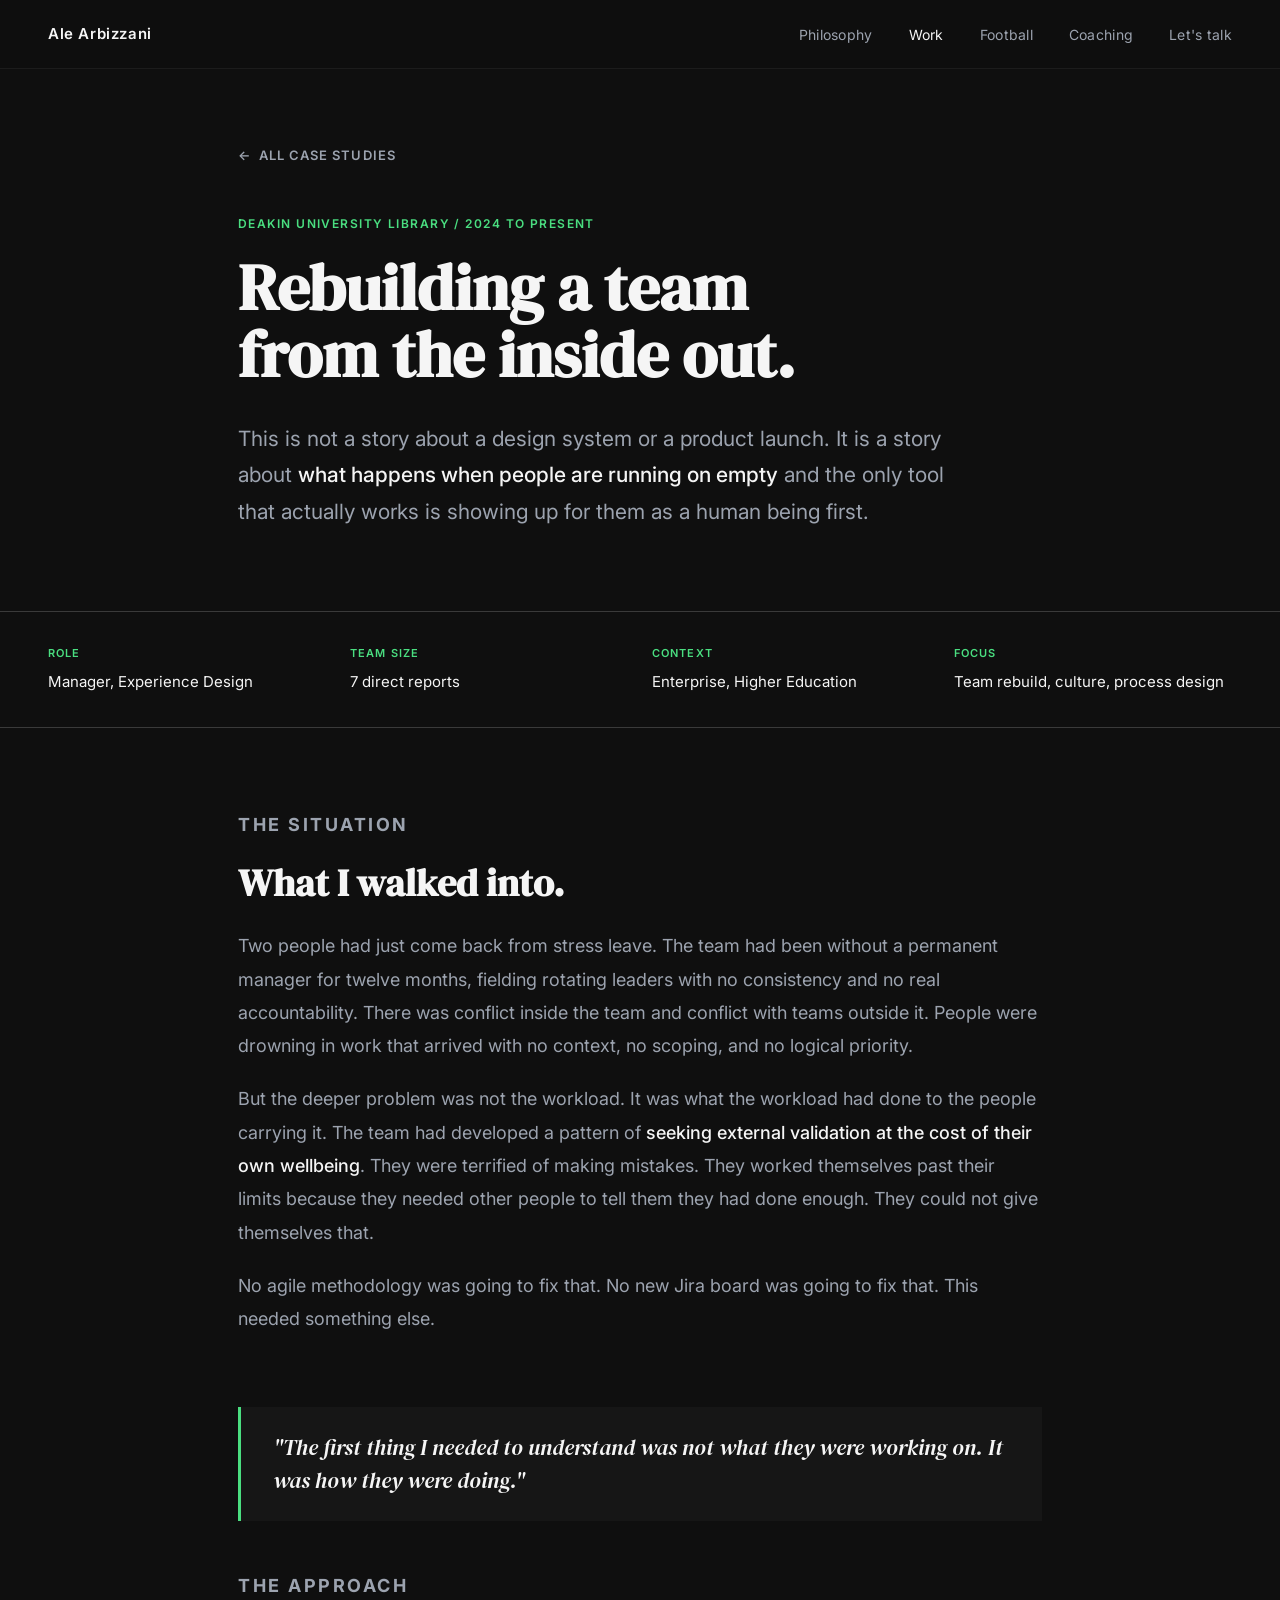
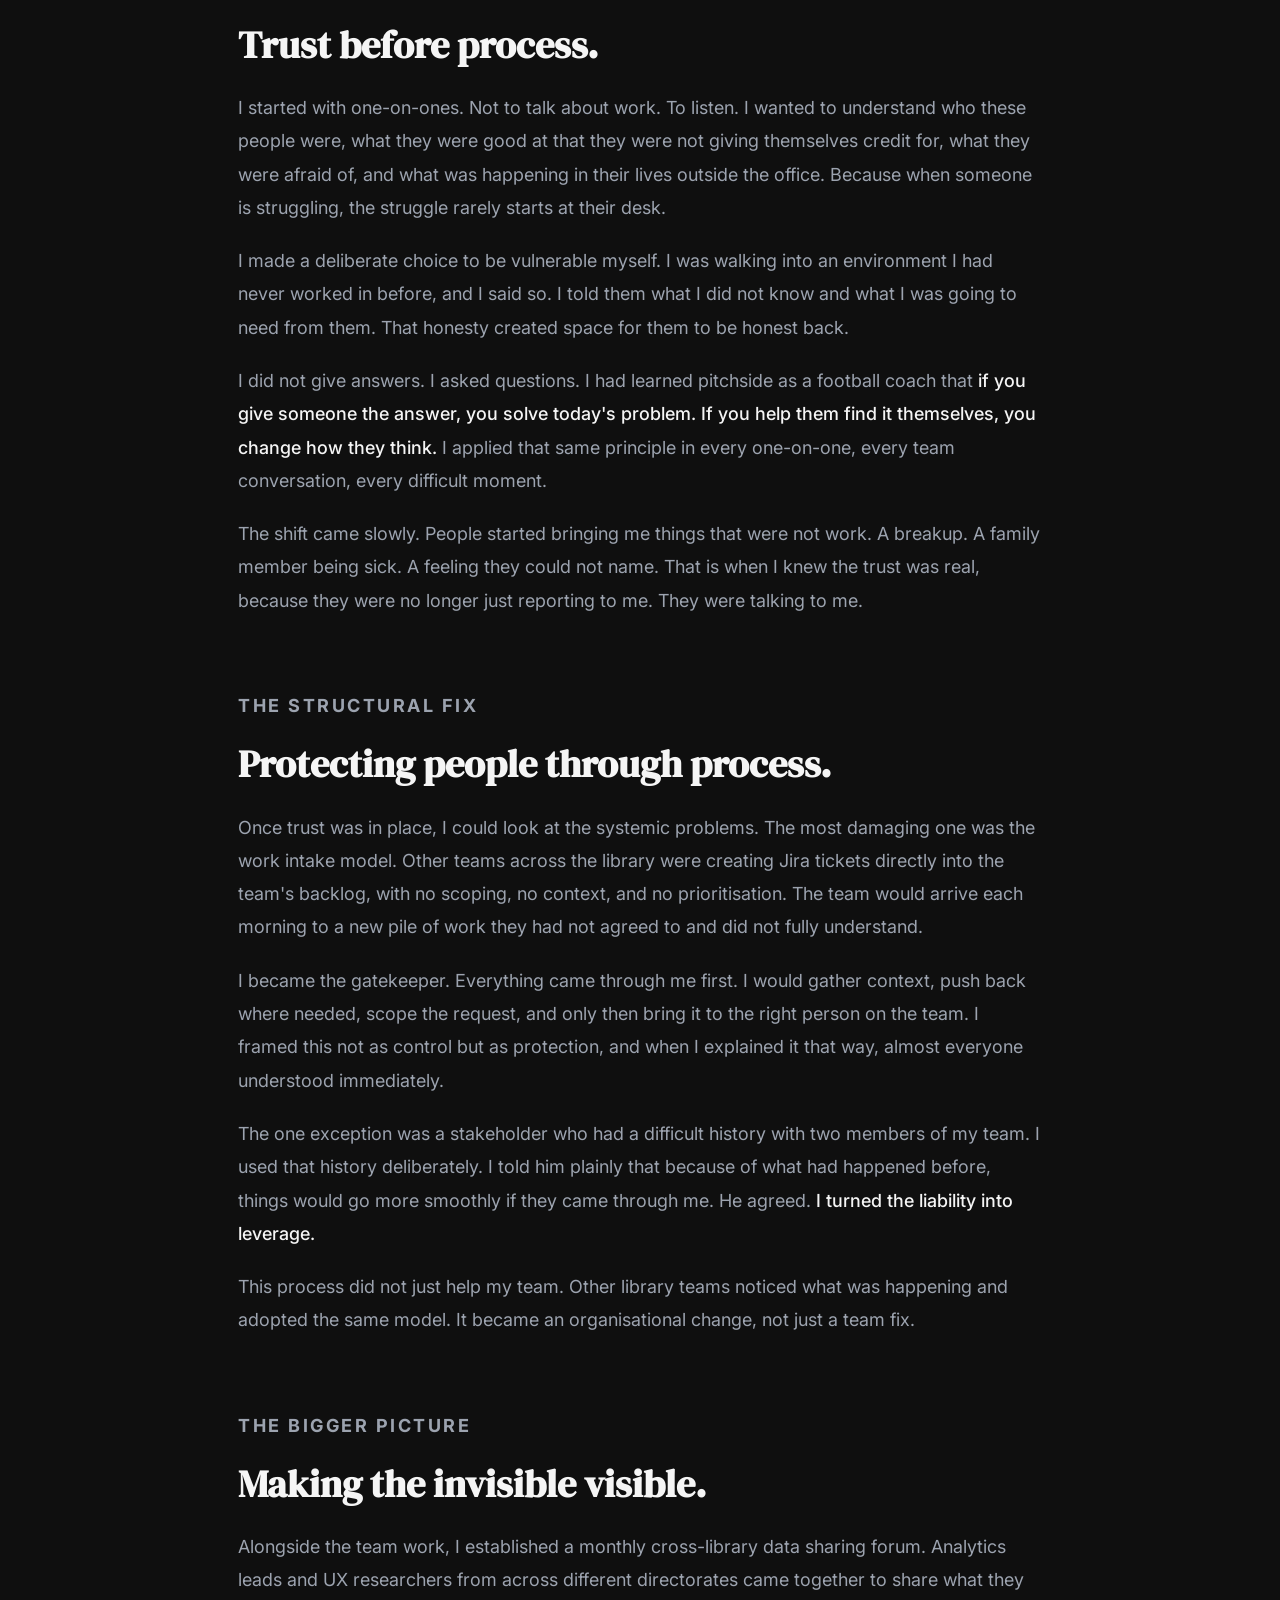
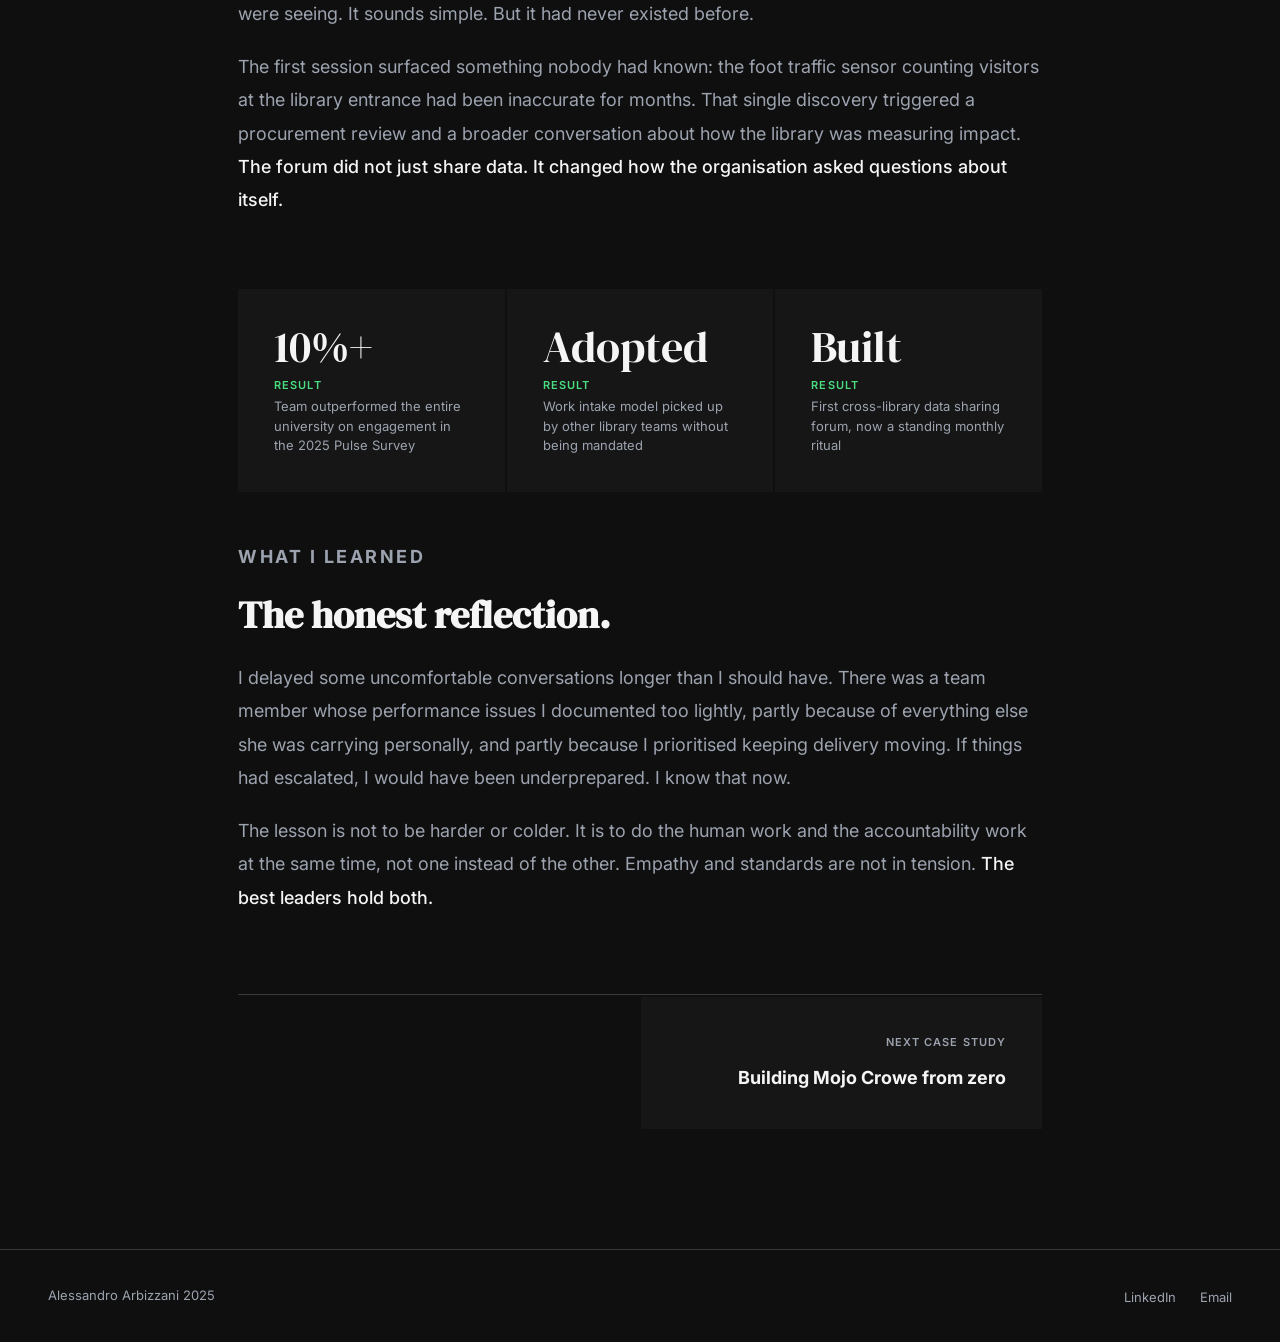
<file: work-deakin.html>
<!DOCTYPE html>
<html lang="en">
<head>
<meta charset="UTF-8">
<meta name="viewport" content="width=device-width, initial-scale=1.0">
<title>Deakin University | Alessandro Arbizzani</title>
<link rel="preconnect" href="https://fonts.googleapis.com">
<link rel="preconnect" href="https://fonts.gstatic.com" crossorigin>
<link href="https://fonts.googleapis.com/css2?family=Inter:wght@300;400;500;600;700;900&family=DM+Serif+Display:ital@0;1&display=swap" rel="stylesheet">
<style>
  *, *::before, *::after { box-sizing: border-box; margin: 0; padding: 0; }
  :root { --black: #0F0F0F; --white: #F5F5F5; --grey: #9CA3AF; --mid: #3A3A3A; --green: #4ADE80; --green-dim: #1a4a2e; --surface: #161616; }
  html { scroll-behavior: smooth; }
  body { background: var(--black); color: var(--white); font-family: 'Inter', sans-serif; font-size: 17px; line-height: 1.65; overflow-x: hidden; }

  nav { position: fixed; top: 0; left: 0; right: 0; z-index: 100; display: flex; justify-content: space-between; align-items: center; padding: 20px 48px; background: rgba(15,15,15,0.88); backdrop-filter: blur(12px); border-bottom: 1px solid rgba(255,255,255,0.06); }
  .nav-name { font-size: 15px; font-weight: 600; letter-spacing: 0.04em; color: var(--white); text-decoration: none; }
  .nav-links { display: flex; gap: 36px; list-style: none; }
  .nav-links a { font-size: 14px; color: var(--grey); text-decoration: none; letter-spacing: 0.02em; transition: color 0.2s; }
  .nav-links a:hover, .nav-links a.active { color: var(--white); }

  .nav-toggle { display: none; flex-direction: column; justify-content: center; gap: 5px; width: 28px; height: 28px; background: none; border: none; padding: 0; cursor: pointer; }
  .nav-toggle span { display: block; width: 100%; height: 2px; background: var(--white); border-radius: 1px; transition: transform 0.2s ease, opacity 0.2s ease; }
  .nav-toggle.open span:nth-child(1) { transform: translateY(7px) rotate(45deg); }
  .nav-toggle.open span:nth-child(2) { opacity: 0; }
  .nav-toggle.open span:nth-child(3) { transform: translateY(-7px) rotate(-45deg); }

  .case-hero { padding: 140px 48px 80px; max-width: 900px; margin: 0 auto; }
  .back-link { display: inline-flex; align-items: center; gap: 8px; font-size: 13px; font-weight: 600; letter-spacing: 0.08em; text-transform: uppercase; color: var(--grey); text-decoration: none; margin-bottom: 48px; transition: color 0.2s; }
  .back-link:hover { color: var(--white); }
  .back-link::before { content: '←'; }
  .case-eyebrow { font-size: 12px; font-weight: 600; letter-spacing: 0.12em; text-transform: uppercase; color: var(--green); margin-bottom: 20px; }
  .case-headline { font-family: 'DM Serif Display', serif; font-size: clamp(40px, 5vw, 64px); line-height: 1.05; color: var(--white); margin-bottom: 32px; }
  .case-lede { font-size: 21px; line-height: 1.75; color: var(--grey); max-width: 720px; }
  .case-lede strong { color: var(--white); font-weight: 500; }

  .case-meta-bar { border-top: 1px solid var(--mid); border-bottom: 1px solid var(--mid); padding: 32px 48px; display: grid; grid-template-columns: repeat(4, 1fr); gap: 24px; margin: 0; }
  .meta-item-label { font-size: 11px; font-weight: 600; letter-spacing: 0.1em; text-transform: uppercase; color: var(--green); margin-bottom: 8px; }
  .meta-item-value { font-size: 15px; color: var(--white); }

  .case-body { max-width: 900px; margin: 0 auto; padding: 80px 48px 120px; }
  .case-section { margin-bottom: 72px; }
  .case-section-label { font-size: 11px; font-weight: 700; letter-spacing: 0.14em; text-transform: uppercase; color: var(--green); margin-bottom: 20px; }
  .case-section h2 { font-family: 'DM Serif Display', serif; font-size: clamp(28px, 3vw, 40px); line-height: 1.15; color: var(--white); margin-bottom: 24px; }
  .case-section p { font-size: 18px; line-height: 1.85; color: var(--grey); margin-bottom: 20px; }
  .case-section p strong { color: var(--white); font-weight: 500; }
  .case-section p:last-child { margin-bottom: 0; }

  .pullquote { border-left: 3px solid var(--green); padding: 24px 32px; margin: 48px 0; background: var(--surface); }
  .pullquote p { font-family: 'DM Serif Display', serif; font-size: 22px; line-height: 1.5; color: var(--white); font-style: italic; margin-bottom: 0; }

  .outcome-grid { display: grid; grid-template-columns: repeat(3, 1fr); gap: 2px; margin: 48px 0; }
  .outcome-block { background: var(--surface); padding: 36px; }
  .outcome-num { font-family: 'DM Serif Display', serif; font-size: 44px; color: var(--white); line-height: 1; margin-bottom: 8px; }
  .outcome-label { font-size: 13px; color: var(--grey); line-height: 1.5; }
  .outcome-label strong { color: var(--green); font-weight: 600; display: block; font-size: 11px; letter-spacing: 0.1em; text-transform: uppercase; margin-bottom: 4px; }

  .case-nav { display: grid; grid-template-columns: 1fr 1fr; gap: 2px; margin-top: 80px; border-top: 1px solid var(--mid); padding-top: 2px; }
  .case-nav-item { background: var(--surface); padding: 36px; text-decoration: none; display: block; transition: background 0.2s; }
  .case-nav-item:hover { background: #1c1c1c; }
  .case-nav-dir { font-size: 11px; font-weight: 600; letter-spacing: 0.1em; text-transform: uppercase; color: var(--grey); margin-bottom: 12px; }
  .case-nav-title { font-size: 18px; font-weight: 700; color: var(--white); }
  .case-nav-item.next { text-align: right; }

  .reveal { opacity: 0; transform: translateY(24px); transition: opacity 0.6s ease, transform 0.6s ease; }
  .reveal.visible { opacity: 1; transform: translateY(0); }

  footer { border-top: 1px solid var(--mid); padding: 32px 48px; display: flex; justify-content: space-between; align-items: center; }
  .footer-name { font-size: 13px; color: var(--grey); }
  .footer-links { display: flex; gap: 24px; list-style: none; }
  .footer-links a { font-size: 13px; color: var(--grey); text-decoration: none; transition: color 0.2s; }
  .footer-links a:hover { color: var(--white); }

  @media (max-width: 1023px) {
    nav { padding: 18px 24px; }
    .nav-toggle { display: flex; }
    .nav-links {
      display: none;
      position: absolute;
      top: 100%;
      left: 0;
      right: 0;
      flex-direction: column;
      gap: 0;
      background: var(--black);
      backdrop-filter: blur(12px);
      border-bottom: 1px solid rgba(255,255,255,0.06);
    }
    .nav-links.open { display: flex; }
    .nav-links li { width: 100%; }
    .nav-links a { display: block; padding: 16px 24px; border-top: 1px solid rgba(255,255,255,0.06); }
    .case-hero { padding: 110px 24px 60px; }
    .case-meta-bar { grid-template-columns: 1fr 1fr; padding: 24px; }
    .case-body { padding: 60px 24px 80px; }
    .outcome-grid { grid-template-columns: 1fr; }
    .case-nav { grid-template-columns: 1fr; }
    .case-nav-item.next { text-align: left; }
    footer { flex-direction: column; gap: 16px; padding: 24px; }
  }
</style>
</head>
<body>

<nav>
  <a href="index.html" class="nav-name">Ale Arbizzani</a>
  <button class="nav-toggle" aria-label="Toggle menu" aria-expanded="false">
    <span></span><span></span><span></span>
  </button>
  <ul class="nav-links">
    <li><a href="index.html#philosophy">Philosophy</a></li>
    <li><a href="work.html" class="active">Work</a></li>
    <li><a href="index.html#football">Football</a></li>
    <li><a href="coaching.html">Coaching</a></li>
    <li><a href="index.html#contact">Let's talk</a></li>
  </ul>
</nav>

<div class="case-hero">
  <a href="work.html" class="back-link">All case studies</a>
  <p class="case-eyebrow">Deakin University Library / 2024 to Present</p>
  <h1 class="case-headline reveal">Rebuilding a team<br>from the inside out.</h1>
  <p class="case-lede reveal">
    This is not a story about a design system or a product launch.
    It is a story about <strong>what happens when people are running on empty</strong>
    and the only tool that actually works is showing up for them as a human being first.
  </p>
</div>

<div class="case-meta-bar">
  <div class="meta-item">
    <div class="meta-item-label">Role</div>
    <div class="meta-item-value">Manager, Experience Design</div>
  </div>
  <div class="meta-item">
    <div class="meta-item-label">Team size</div>
    <div class="meta-item-value">7 direct reports</div>
  </div>
  <div class="meta-item">
    <div class="meta-item-label">Context</div>
    <div class="meta-item-value">Enterprise, Higher Education</div>
  </div>
  <div class="meta-item">
    <div class="meta-item-label">Focus</div>
    <div class="meta-item-value">Team rebuild, culture, process design</div>
  </div>
</div>

<div class="case-body">

  <div class="case-section reveal">
    <p class="case-section-label">The situation</p>
    <h2>What I walked into.</h2>
    <p>Two people had just come back from stress leave. The team had been without a permanent manager for twelve months, fielding rotating leaders with no consistency and no real accountability. There was conflict inside the team and conflict with teams outside it. People were drowning in work that arrived with no context, no scoping, and no logical priority.</p>
    <p>But the deeper problem was not the workload. It was what the workload had done to the people carrying it. The team had developed a pattern of <strong>seeking external validation at the cost of their own wellbeing</strong>. They were terrified of making mistakes. They worked themselves past their limits because they needed other people to tell them they had done enough. They could not give themselves that.</p>
    <p>No agile methodology was going to fix that. No new Jira board was going to fix that. This needed something else.</p>
  </div>

  <div class="pullquote reveal">
    <p>"The first thing I needed to understand was not what they were working on. It was how they were doing."</p>
  </div>

  <div class="case-section reveal">
    <p class="case-section-label">The approach</p>
    <h2>Trust before process.</h2>
    <p>I started with one-on-ones. Not to talk about work. To listen. I wanted to understand who these people were, what they were good at that they were not giving themselves credit for, what they were afraid of, and what was happening in their lives outside the office. Because when someone is struggling, the struggle rarely starts at their desk.</p>
    <p>I made a deliberate choice to be vulnerable myself. I was walking into an environment I had never worked in before, and I said so. I told them what I did not know and what I was going to need from them. That honesty created space for them to be honest back.</p>
    <p>I did not give answers. I asked questions. I had learned pitchside as a football coach that <strong>if you give someone the answer, you solve today's problem. If you help them find it themselves, you change how they think.</strong> I applied that same principle in every one-on-one, every team conversation, every difficult moment.</p>
    <p>The shift came slowly. People started bringing me things that were not work. A breakup. A family member being sick. A feeling they could not name. That is when I knew the trust was real, because they were no longer just reporting to me. They were talking to me.</p>
  </div>

  <div class="case-section reveal">
    <p class="case-section-label">The structural fix</p>
    <h2>Protecting people through process.</h2>
    <p>Once trust was in place, I could look at the systemic problems. The most damaging one was the work intake model. Other teams across the library were creating Jira tickets directly into the team's backlog, with no scoping, no context, and no prioritisation. The team would arrive each morning to a new pile of work they had not agreed to and did not fully understand.</p>
    <p>I became the gatekeeper. Everything came through me first. I would gather context, push back where needed, scope the request, and only then bring it to the right person on the team. I framed this not as control but as protection, and when I explained it that way, almost everyone understood immediately.</p>
    <p>The one exception was a stakeholder who had a difficult history with two members of my team. I used that history deliberately. I told him plainly that because of what had happened before, things would go more smoothly if they came through me. He agreed. <strong>I turned the liability into leverage.</strong></p>
    <p>This process did not just help my team. Other library teams noticed what was happening and adopted the same model. It became an organisational change, not just a team fix.</p>
  </div>

  <div class="case-section reveal">
    <p class="case-section-label">The bigger picture</p>
    <h2>Making the invisible visible.</h2>
    <p>Alongside the team work, I established a monthly cross-library data sharing forum. Analytics leads and UX researchers from across different directorates came together to share what they were seeing. It sounds simple. But it had never existed before.</p>
    <p>The first session surfaced something nobody had known: the foot traffic sensor counting visitors at the library entrance had been inaccurate for months. That single discovery triggered a procurement review and a broader conversation about how the library was measuring impact. <strong>The forum did not just share data. It changed how the organisation asked questions about itself.</strong></p>
  </div>

  <div class="outcome-grid reveal">
    <div class="outcome-block">
      <div class="outcome-num">10%+</div>
      <div class="outcome-label"><strong>Result</strong>Team outperformed the entire university on engagement in the 2025 Pulse Survey</div>
    </div>
    <div class="outcome-block">
      <div class="outcome-num">Adopted</div>
      <div class="outcome-label"><strong>Result</strong>Work intake model picked up by other library teams without being mandated</div>
    </div>
    <div class="outcome-block">
      <div class="outcome-num">Built</div>
      <div class="outcome-label"><strong>Result</strong>First cross-library data sharing forum, now a standing monthly ritual</div>
    </div>
  </div>

  <div class="case-section reveal">
    <p class="case-section-label">What I learned</p>
    <h2>The honest reflection.</h2>
    <p>I delayed some uncomfortable conversations longer than I should have. There was a team member whose performance issues I documented too lightly, partly because of everything else she was carrying personally, and partly because I prioritised keeping delivery moving. If things had escalated, I would have been underprepared. I know that now.</p>
    <p>The lesson is not to be harder or colder. It is to do the human work and the accountability work at the same time, not one instead of the other. Empathy and standards are not in tension. <strong>The best leaders hold both.</strong></p>
  </div>

  <div class="case-nav reveal">
    <div></div>
    <a href="work-mojo.html" class="case-nav-item next">
      <div class="case-nav-dir">Next case study</div>
      <div class="case-nav-title">Building Mojo Crowe from zero</div>
    </a>
  </div>

</div>

<footer>
  <span class="footer-name">Alessandro Arbizzani 2025</span>
  <ul class="footer-links">
    <li><a href="https://www.linkedin.com/in/alessandroarbizzani" target="_blank">LinkedIn</a></li>
    <li><a href="mailto:ale.arbizzani@gmail.com">Email</a></li>
  </ul>
</footer>

<script>
  const navToggle = document.querySelector('.nav-toggle');
  const navLinksEl = document.querySelector('.nav-links');
  if (navToggle && navLinksEl) {
    navToggle.addEventListener('click', () => {
      const isOpen = navLinksEl.classList.toggle('open');
      navToggle.classList.toggle('open', isOpen);
      navToggle.setAttribute('aria-expanded', String(isOpen));
    });
    navLinksEl.querySelectorAll('a').forEach((link) => {
      link.addEventListener('click', () => {
        navLinksEl.classList.remove('open');
        navToggle.classList.remove('open');
        navToggle.setAttribute('aria-expanded', 'false');
      });
    });
  }

  const reveals = document.querySelectorAll('.reveal');
  const observer = new IntersectionObserver((entries) => {
    entries.forEach(entry => {
      if (entry.isIntersecting) { entry.target.classList.add('visible'); observer.unobserve(entry.target); }
    });
  }, { threshold: 0.1 });
  reveals.forEach(el => observer.observe(el));
</script>
</body>
</html>
</file>
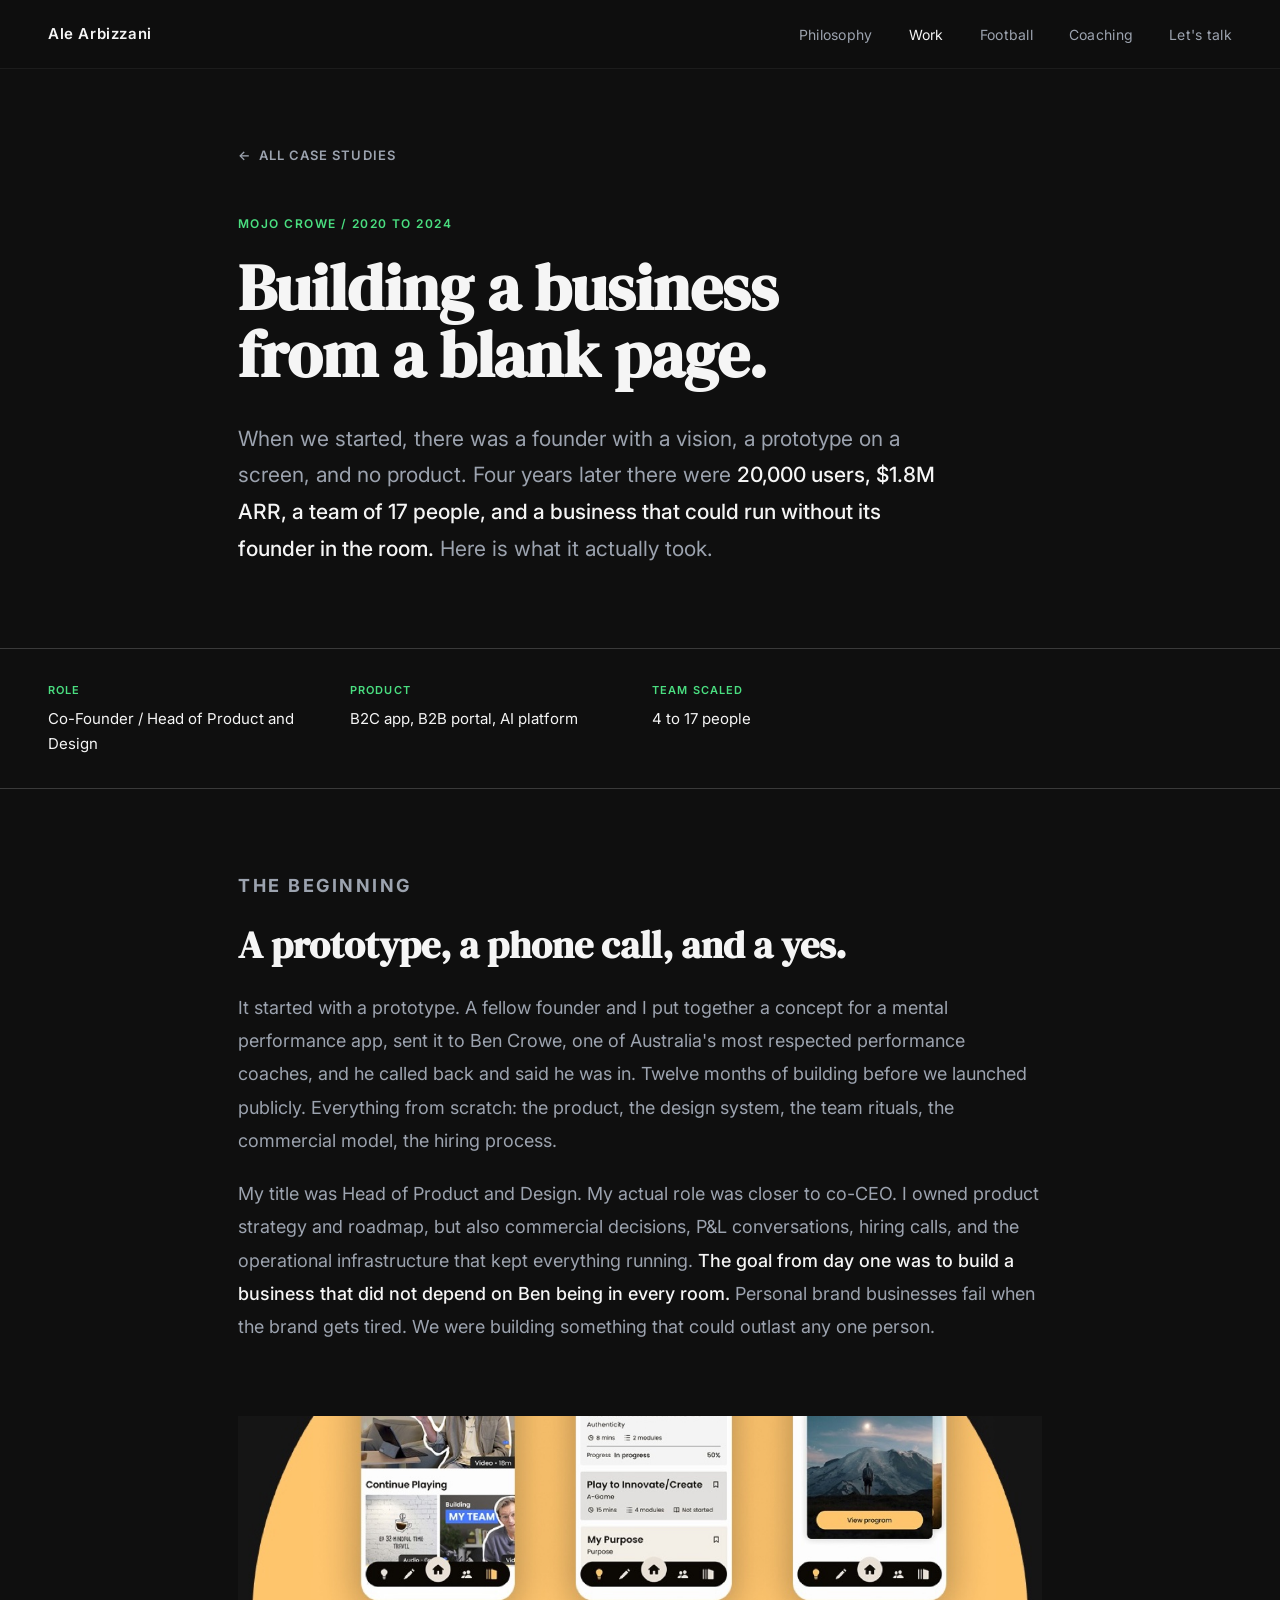
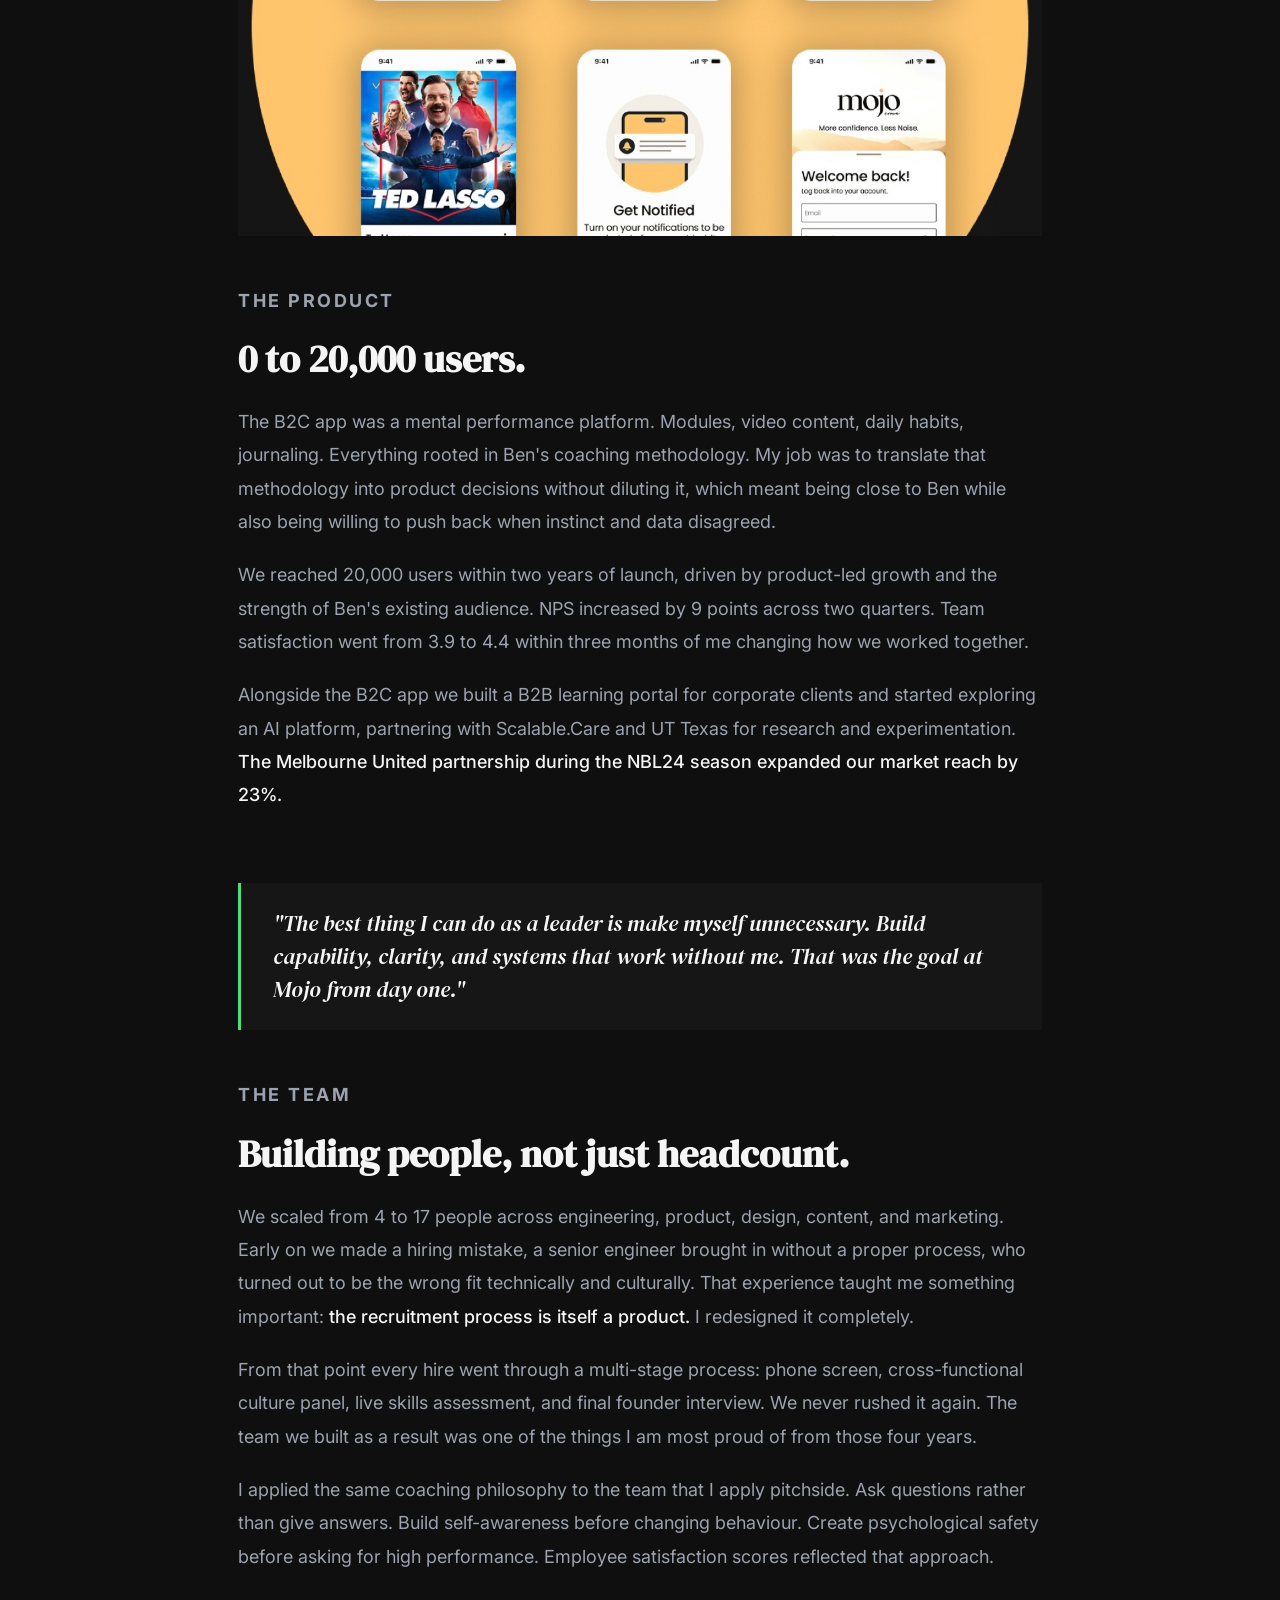
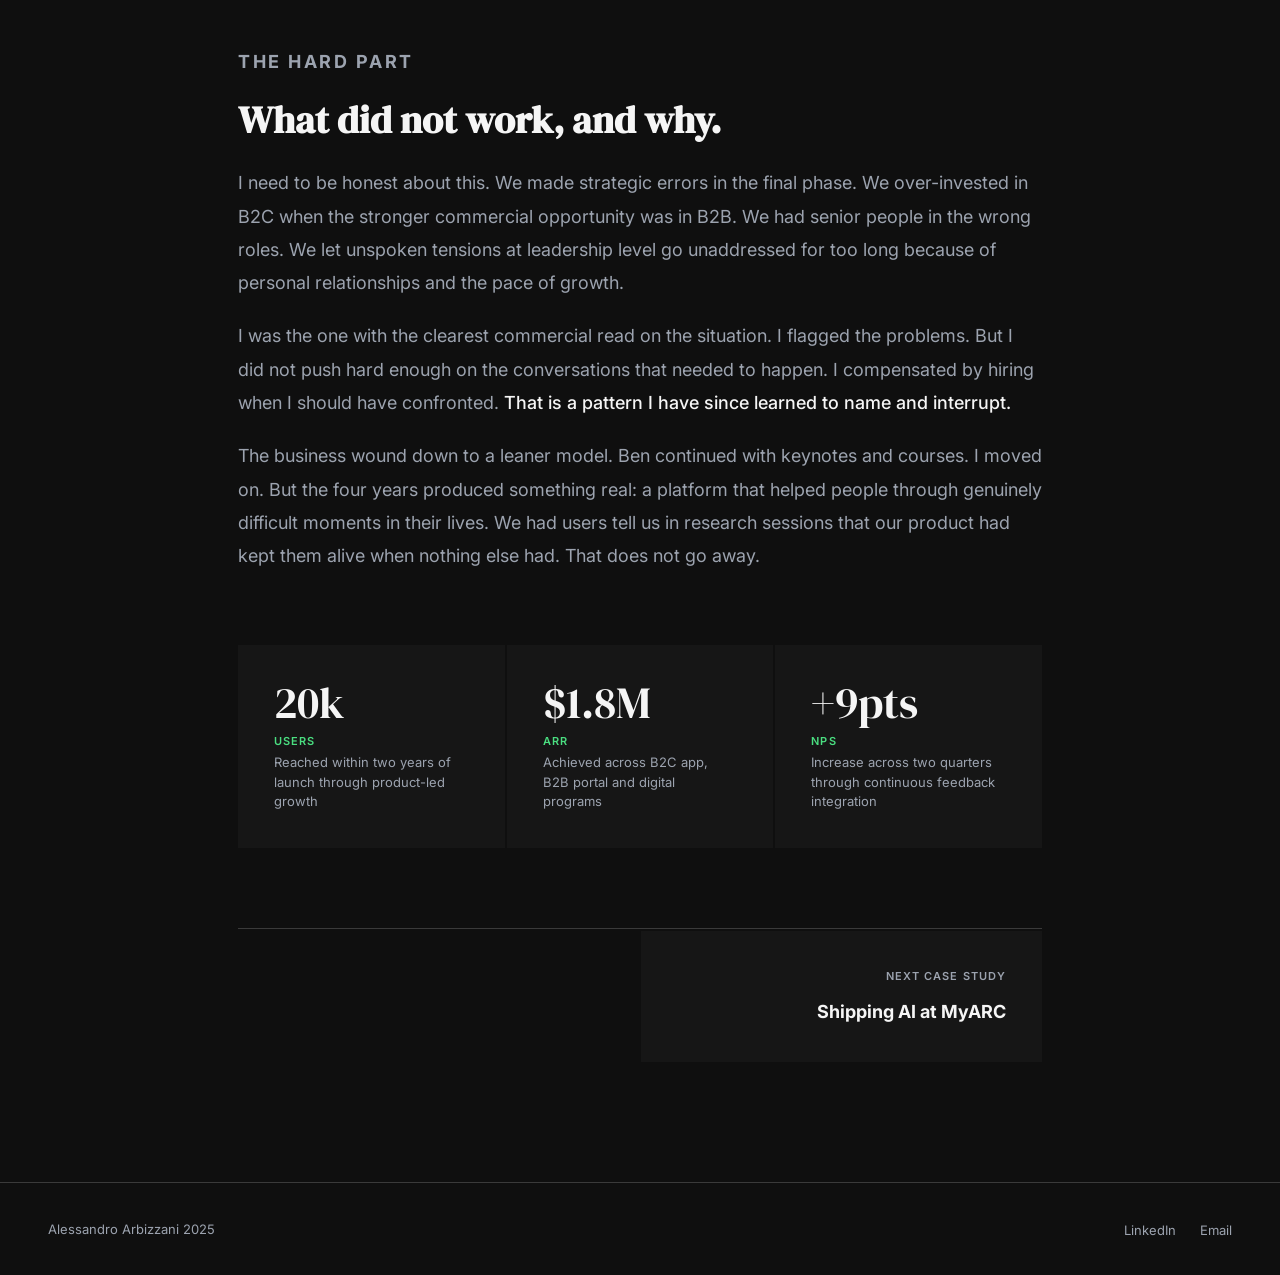
<file: work-mojo.html>
<!DOCTYPE html>
<html lang="en">
<head>
<meta charset="UTF-8">
<meta name="viewport" content="width=device-width, initial-scale=1.0">
<title>Mojo Crowe | Alessandro Arbizzani</title>
<link rel="preconnect" href="https://fonts.googleapis.com">
<link rel="preconnect" href="https://fonts.gstatic.com" crossorigin>
<link href="https://fonts.googleapis.com/css2?family=Inter:wght@300;400;500;600;700;900&family=DM+Serif+Display:ital@0;1&display=swap" rel="stylesheet">
<style>
  *, *::before, *::after { box-sizing: border-box; margin: 0; padding: 0; }
  :root { --black: #0F0F0F; --white: #F5F5F5; --grey: #9CA3AF; --mid: #3A3A3A; --green: #4ADE80; --green-dim: #1a4a2e; --surface: #161616; }
  html { scroll-behavior: smooth; }
  body { background: var(--black); color: var(--white); font-family: 'Inter', sans-serif; font-size: 17px; line-height: 1.65; overflow-x: hidden; }

  nav { position: fixed; top: 0; left: 0; right: 0; z-index: 100; display: flex; justify-content: space-between; align-items: center; padding: 20px 48px; background: rgba(15,15,15,0.88); backdrop-filter: blur(12px); border-bottom: 1px solid rgba(255,255,255,0.06); }
  .nav-name { font-size: 15px; font-weight: 600; letter-spacing: 0.04em; color: var(--white); text-decoration: none; }
  .nav-links { display: flex; gap: 36px; list-style: none; }
  .nav-links a { font-size: 14px; color: var(--grey); text-decoration: none; letter-spacing: 0.02em; transition: color 0.2s; }
  .nav-links a:hover, .nav-links a.active { color: var(--white); }

  .nav-toggle { display: none; flex-direction: column; justify-content: center; gap: 5px; width: 28px; height: 28px; background: none; border: none; padding: 0; cursor: pointer; }
  .nav-toggle span { display: block; width: 100%; height: 2px; background: var(--white); border-radius: 1px; transition: transform 0.2s ease, opacity 0.2s ease; }
  .nav-toggle.open span:nth-child(1) { transform: translateY(7px) rotate(45deg); }
  .nav-toggle.open span:nth-child(2) { opacity: 0; }
  .nav-toggle.open span:nth-child(3) { transform: translateY(-7px) rotate(-45deg); }

  .case-hero { padding: 140px 48px 80px; max-width: 900px; margin: 0 auto; }
  .back-link { display: inline-flex; align-items: center; gap: 8px; font-size: 13px; font-weight: 600; letter-spacing: 0.08em; text-transform: uppercase; color: var(--grey); text-decoration: none; margin-bottom: 48px; transition: color 0.2s; }
  .back-link:hover { color: var(--white); }
  .back-link::before { content: '←'; }
  .case-eyebrow { font-size: 12px; font-weight: 600; letter-spacing: 0.12em; text-transform: uppercase; color: var(--green); margin-bottom: 20px; }
  .case-headline { font-family: 'DM Serif Display', serif; font-size: clamp(40px, 5vw, 64px); line-height: 1.05; color: var(--white); margin-bottom: 32px; }
  .case-lede { font-size: 21px; line-height: 1.75; color: var(--grey); max-width: 720px; }
  .case-lede strong { color: var(--white); font-weight: 500; }

  .case-meta-bar { border-top: 1px solid var(--mid); border-bottom: 1px solid var(--mid); padding: 32px 48px; display: grid; grid-template-columns: repeat(4, 1fr); gap: 24px; }
  .meta-item-label { font-size: 11px; font-weight: 600; letter-spacing: 0.1em; text-transform: uppercase; color: var(--green); margin-bottom: 8px; }
  .meta-item-value { font-size: 15px; color: var(--white); }

  .case-body { max-width: 900px; margin: 0 auto; padding: 80px 48px 120px; }
  .case-section { margin-bottom: 72px; }
  .case-section-label { font-size: 11px; font-weight: 700; letter-spacing: 0.14em; text-transform: uppercase; color: var(--green); margin-bottom: 20px; }
  .case-section h2 { font-family: 'DM Serif Display', serif; font-size: clamp(28px, 3vw, 40px); line-height: 1.15; color: var(--white); margin-bottom: 24px; }
  .case-section p { font-size: 18px; line-height: 1.85; color: var(--grey); margin-bottom: 20px; }
  .case-section p strong { color: var(--white); font-weight: 500; }
  .case-section p:last-child { margin-bottom: 0; }

  .pullquote { border-left: 3px solid var(--green); padding: 24px 32px; margin: 48px 0; background: var(--surface); }
  .pullquote p { font-family: 'DM Serif Display', serif; font-size: 22px; line-height: 1.5; color: var(--white); font-style: italic; margin-bottom: 0; }

  .image-placeholder { background: var(--surface); height: 420px; overflow: hidden; margin: 48px 0; }
  .image-placeholder img { width: 100%; height: 100%; object-fit: cover; }

  .outcome-grid { display: grid; grid-template-columns: repeat(3, 1fr); gap: 2px; margin: 48px 0; }
  .outcome-block { background: var(--surface); padding: 36px; }
  .outcome-num { font-family: 'DM Serif Display', serif; font-size: 44px; color: var(--white); line-height: 1; margin-bottom: 8px; }
  .outcome-label { font-size: 13px; color: var(--grey); line-height: 1.5; }
  .outcome-label strong { color: var(--green); font-weight: 600; display: block; font-size: 11px; letter-spacing: 0.1em; text-transform: uppercase; margin-bottom: 4px; }

  .case-nav { display: grid; grid-template-columns: 1fr 1fr; gap: 2px; margin-top: 80px; border-top: 1px solid var(--mid); padding-top: 2px; }
  .case-nav-item { background: var(--surface); padding: 36px; text-decoration: none; display: block; transition: background 0.2s; }
  .case-nav-item:hover { background: #1c1c1c; }
  .case-nav-dir { font-size: 11px; font-weight: 600; letter-spacing: 0.1em; text-transform: uppercase; color: var(--grey); margin-bottom: 12px; }
  .case-nav-title { font-size: 18px; font-weight: 700; color: var(--white); }
  .case-nav-item.next { text-align: right; }

  .reveal { opacity: 0; transform: translateY(24px); transition: opacity 0.6s ease, transform 0.6s ease; }
  .reveal.visible { opacity: 1; transform: translateY(0); }

  footer { border-top: 1px solid var(--mid); padding: 32px 48px; display: flex; justify-content: space-between; align-items: center; }
  .footer-name { font-size: 13px; color: var(--grey); }
  .footer-links { display: flex; gap: 24px; list-style: none; }
  .footer-links a { font-size: 13px; color: var(--grey); text-decoration: none; transition: color 0.2s; }
  .footer-links a:hover { color: var(--white); }

  @media (max-width: 1023px) {
    nav { padding: 18px 24px; }
    .nav-toggle { display: flex; }
    .nav-links {
      display: none;
      position: absolute;
      top: 100%;
      left: 0;
      right: 0;
      flex-direction: column;
      gap: 0;
      background: var(--black);
      backdrop-filter: blur(12px);
      border-bottom: 1px solid rgba(255,255,255,0.06);
    }
    .nav-links.open { display: flex; }
    .nav-links li { width: 100%; }
    .nav-links a { display: block; padding: 16px 24px; border-top: 1px solid rgba(255,255,255,0.06); }
    .case-hero { padding: 110px 24px 60px; }
    .case-meta-bar { grid-template-columns: 1fr 1fr; padding: 24px; }
    .case-body { padding: 60px 24px 80px; }
    .outcome-grid { grid-template-columns: 1fr; }
    .case-nav { grid-template-columns: 1fr; }
    .case-nav-item.next { text-align: left; }
    footer { flex-direction: column; gap: 16px; padding: 24px; }
  }
</style>
</head>
<body>

<nav>
  <a href="index.html" class="nav-name">Ale Arbizzani</a>
  <button class="nav-toggle" aria-label="Toggle menu" aria-expanded="false">
    <span></span><span></span><span></span>
  </button>
  <ul class="nav-links">
    <li><a href="index.html#philosophy">Philosophy</a></li>
    <li><a href="work.html" class="active">Work</a></li>
    <li><a href="index.html#football">Football</a></li>
    <li><a href="coaching.html">Coaching</a></li>
    <li><a href="index.html#contact">Let's talk</a></li>
  </ul>
</nav>

<div class="case-hero">
  <a href="work.html" class="back-link">All case studies</a>
  <p class="case-eyebrow">Mojo Crowe / 2020 to 2024</p>
  <h1 class="case-headline reveal">Building a business<br>from a blank page.</h1>
  <p class="case-lede reveal">
    When we started, there was a founder with a vision, a prototype on a screen,
    and no product. Four years later there were <strong>20,000 users, $1.8M ARR,
    a team of 17 people, and a business that could run without its founder in the room.</strong>
    Here is what it actually took.
  </p>
</div>

<div class="case-meta-bar">
  <div class="meta-item">
    <div class="meta-item-label">Role</div>
    <div class="meta-item-value">Co-Founder / Head of Product and Design</div>
  </div>
  <div class="meta-item">
    <div class="meta-item-label">Product</div>
    <div class="meta-item-value">B2C app, B2B portal, AI platform</div>
  </div>
  <div class="meta-item">
    <div class="meta-item-label">Team scaled</div>
    <div class="meta-item-value">4 to 17 people</div>
  </div>
</div>

<div class="case-body">

  <div class="case-section reveal">
    <p class="case-section-label">The beginning</p>
    <h2>A prototype, a phone call, and a yes.</h2>
    <p>It started with a prototype. A fellow founder and I put together a concept for a mental performance app, sent it to Ben Crowe, one of Australia's most respected performance coaches, and he called back and said he was in. Twelve months of building before we launched publicly. Everything from scratch: the product, the design system, the team rituals, the commercial model, the hiring process.</p>
    <p>My title was Head of Product and Design. My actual role was closer to co-CEO. I owned product strategy and roadmap, but also commercial decisions, P&L conversations, hiring calls, and the operational infrastructure that kept everything running. <strong>The goal from day one was to build a business that did not depend on Ben being in every room.</strong> Personal brand businesses fail when the brand gets tired. We were building something that could outlast any one person.</p>
  </div>

  <div class="image-placeholder reveal">
    <img src="images/work-mojo-visual.jpg" alt="Mojo Crowe app screens" />
  </div>

  <div class="case-section reveal">
    <p class="case-section-label">The product</p>
    <h2>0 to 20,000 users.</h2>
    <p>The B2C app was a mental performance platform. Modules, video content, daily habits, journaling. Everything rooted in Ben's coaching methodology. My job was to translate that methodology into product decisions without diluting it, which meant being close to Ben while also being willing to push back when instinct and data disagreed.</p>
    <p>We reached 20,000 users within two years of launch, driven by product-led growth and the strength of Ben's existing audience. NPS increased by 9 points across two quarters. Team satisfaction went from 3.9 to 4.4 within three months of me changing how we worked together.</p>
    <p>Alongside the B2C app we built a B2B learning portal for corporate clients and started exploring an AI platform, partnering with Scalable.Care and UT Texas for research and experimentation. <strong>The Melbourne United partnership during the NBL24 season expanded our market reach by 23%.</strong></p>
  </div>

  <div class="pullquote reveal">
    <p>"The best thing I can do as a leader is make myself unnecessary. Build capability, clarity, and systems that work without me. That was the goal at Mojo from day one."</p>
  </div>

  <div class="case-section reveal">
    <p class="case-section-label">The team</p>
    <h2>Building people, not just headcount.</h2>
    <p>We scaled from 4 to 17 people across engineering, product, design, content, and marketing. Early on we made a hiring mistake, a senior engineer brought in without a proper process, who turned out to be the wrong fit technically and culturally. That experience taught me something important: <strong>the recruitment process is itself a product.</strong> I redesigned it completely.</p>
    <p>From that point every hire went through a multi-stage process: phone screen, cross-functional culture panel, live skills assessment, and final founder interview. We never rushed it again. The team we built as a result was one of the things I am most proud of from those four years.</p>
    <p>I applied the same coaching philosophy to the team that I apply pitchside. Ask questions rather than give answers. Build self-awareness before changing behaviour. Create psychological safety before asking for high performance. Employee satisfaction scores reflected that approach.</p>
  </div>

  <div class="case-section reveal">
    <p class="case-section-label">The hard part</p>
    <h2>What did not work, and why.</h2>
    <p>I need to be honest about this. We made strategic errors in the final phase. We over-invested in B2C when the stronger commercial opportunity was in B2B. We had senior people in the wrong roles. We let unspoken tensions at leadership level go unaddressed for too long because of personal relationships and the pace of growth.</p>
    <p>I was the one with the clearest commercial read on the situation. I flagged the problems. But I did not push hard enough on the conversations that needed to happen. I compensated by hiring when I should have confronted. <strong>That is a pattern I have since learned to name and interrupt.</strong></p>
    <p>The business wound down to a leaner model. Ben continued with keynotes and courses. I moved on. But the four years produced something real: a platform that helped people through genuinely difficult moments in their lives. We had users tell us in research sessions that our product had kept them alive when nothing else had. That does not go away.</p>
  </div>

  <div class="outcome-grid reveal">
    <div class="outcome-block">
      <div class="outcome-num">20k</div>
      <div class="outcome-label"><strong>Users</strong>Reached within two years of launch through product-led growth</div>
    </div>
    <div class="outcome-block">
      <div class="outcome-num">$1.8M</div>
      <div class="outcome-label"><strong>ARR</strong>Achieved across B2C app, B2B portal and digital programs</div>
    </div>
    <div class="outcome-block">
      <div class="outcome-num">+9pts</div>
      <div class="outcome-label"><strong>NPS</strong>Increase across two quarters through continuous feedback integration</div>
    </div>
  </div>

  <div class="case-nav reveal">
    <div></div>
    <a href="work-myarc.html" class="case-nav-item next">
      <div class="case-nav-dir">Next case study</div>
      <div class="case-nav-title">Shipping AI at MyARC</div>
    </a>
  </div>

</div>

<footer>
  <span class="footer-name">Alessandro Arbizzani 2025</span>
  <ul class="footer-links">
    <li><a href="https://www.linkedin.com/in/alessandroarbizzani" target="_blank">LinkedIn</a></li>
    <li><a href="mailto:ale.arbizzani@gmail.com">Email</a></li>
  </ul>
</footer>

<script>
  const navToggle = document.querySelector('.nav-toggle');
  const navLinksEl = document.querySelector('.nav-links');
  if (navToggle && navLinksEl) {
    navToggle.addEventListener('click', () => {
      const isOpen = navLinksEl.classList.toggle('open');
      navToggle.classList.toggle('open', isOpen);
      navToggle.setAttribute('aria-expanded', String(isOpen));
    });
    navLinksEl.querySelectorAll('a').forEach((link) => {
      link.addEventListener('click', () => {
        navLinksEl.classList.remove('open');
        navToggle.classList.remove('open');
        navToggle.setAttribute('aria-expanded', 'false');
      });
    });
  }

  const reveals = document.querySelectorAll('.reveal');
  const observer = new IntersectionObserver((entries) => {
    entries.forEach(entry => {
      if (entry.isIntersecting) { entry.target.classList.add('visible'); observer.unobserve(entry.target); }
    });
  }, { threshold: 0.1 });
  reveals.forEach(el => observer.observe(el));
</script>
</body>
</html>
</file>
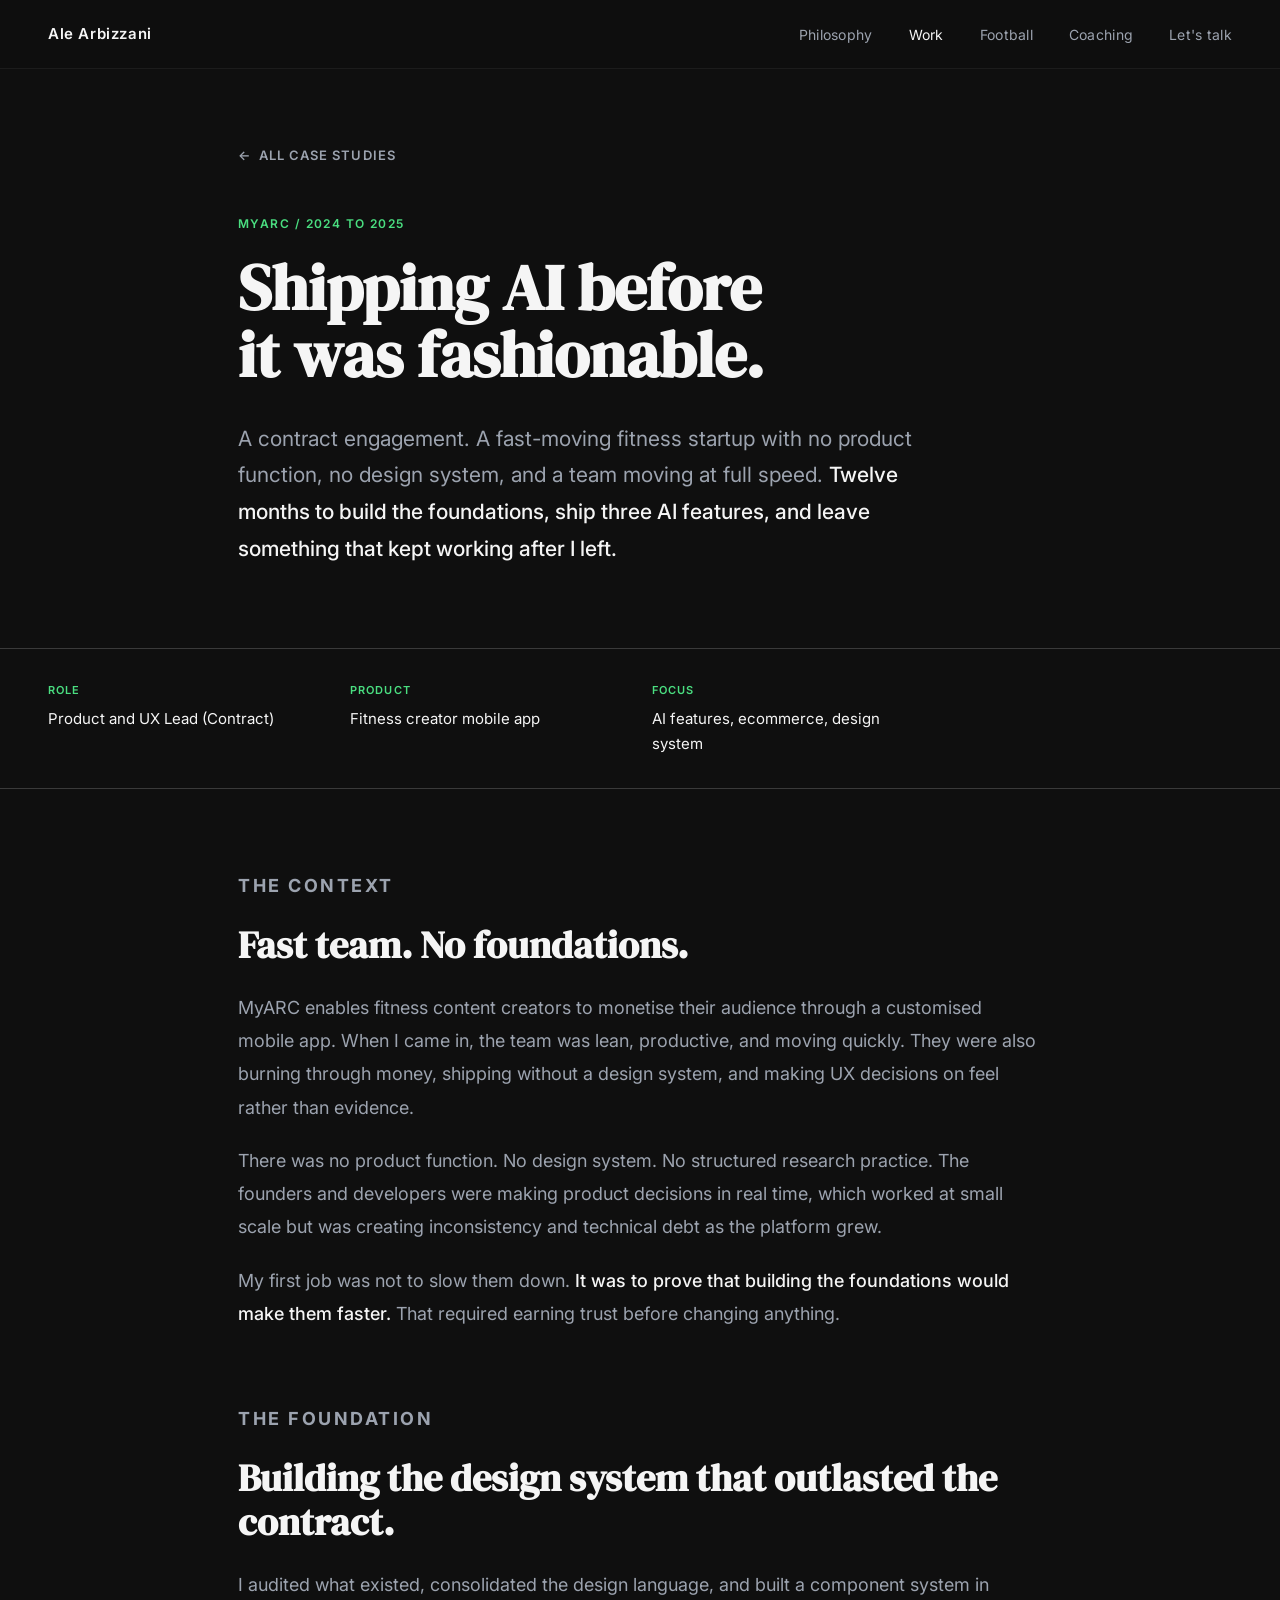
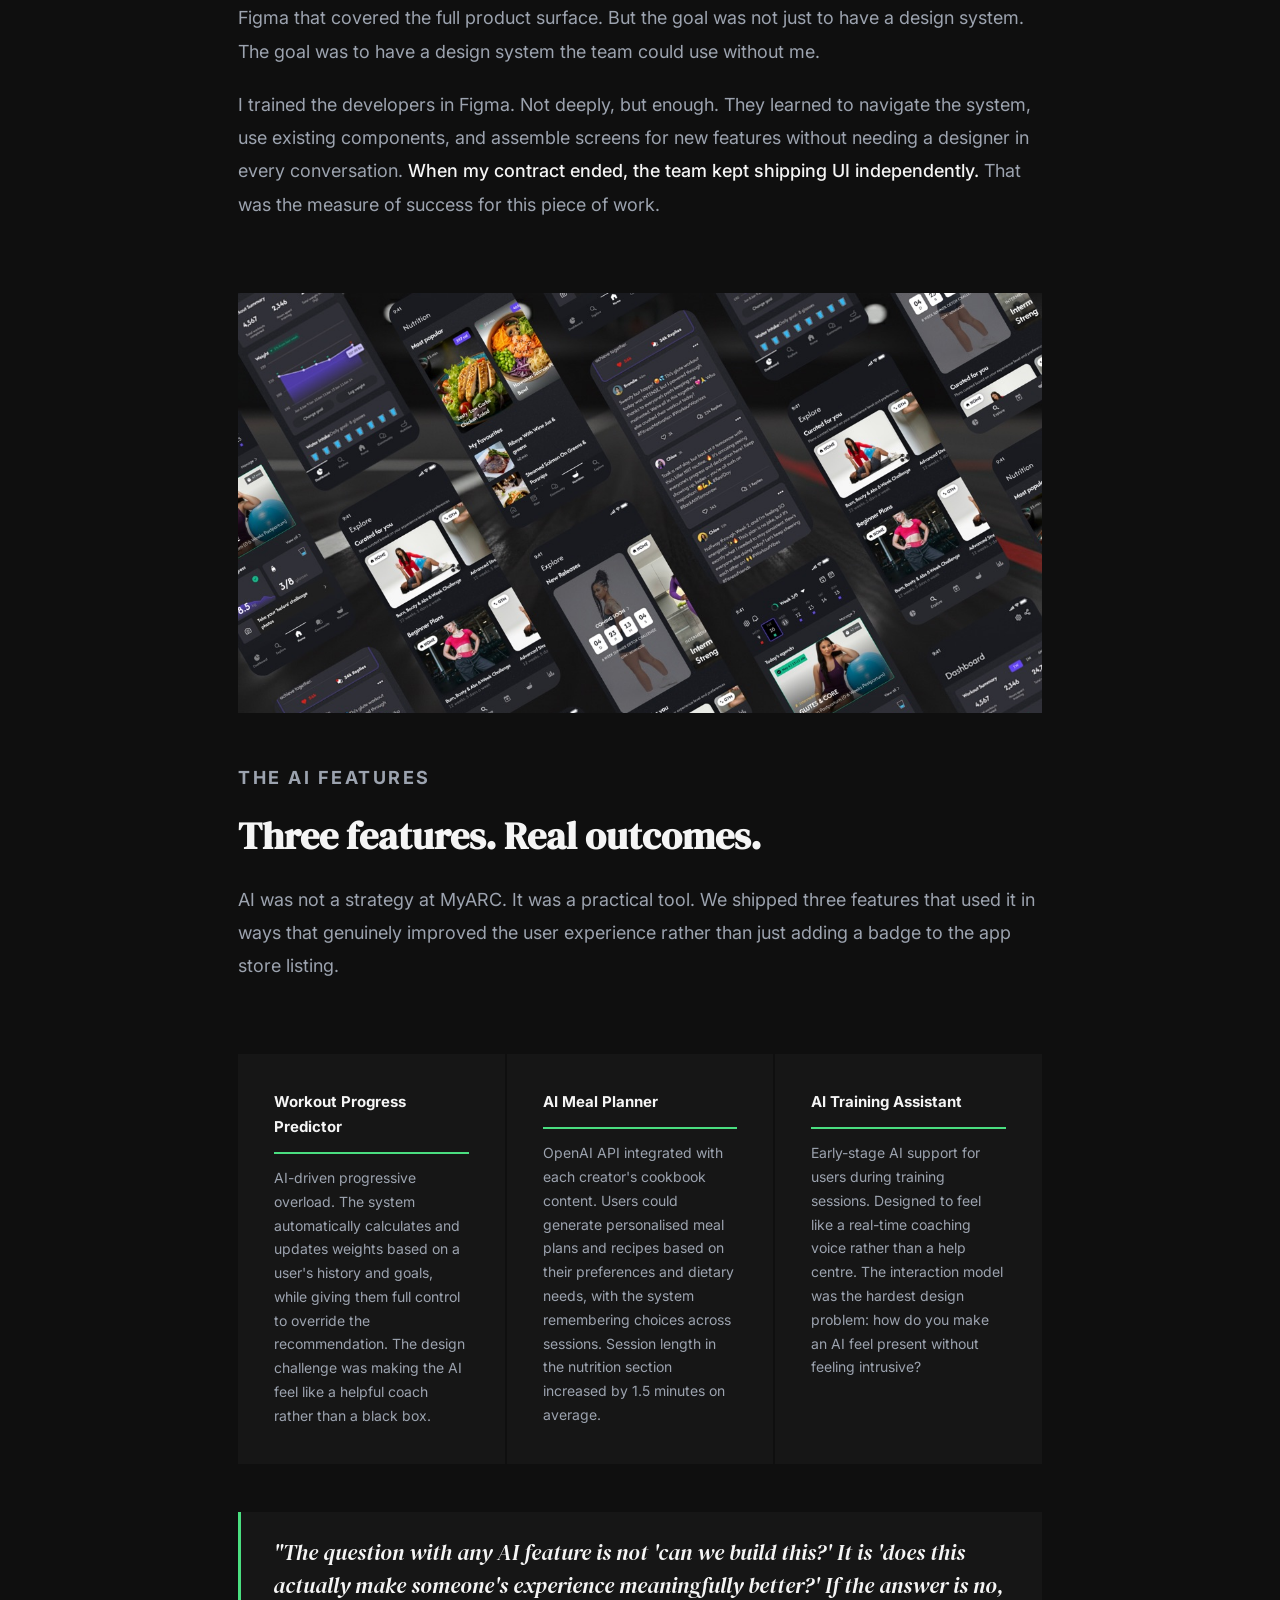
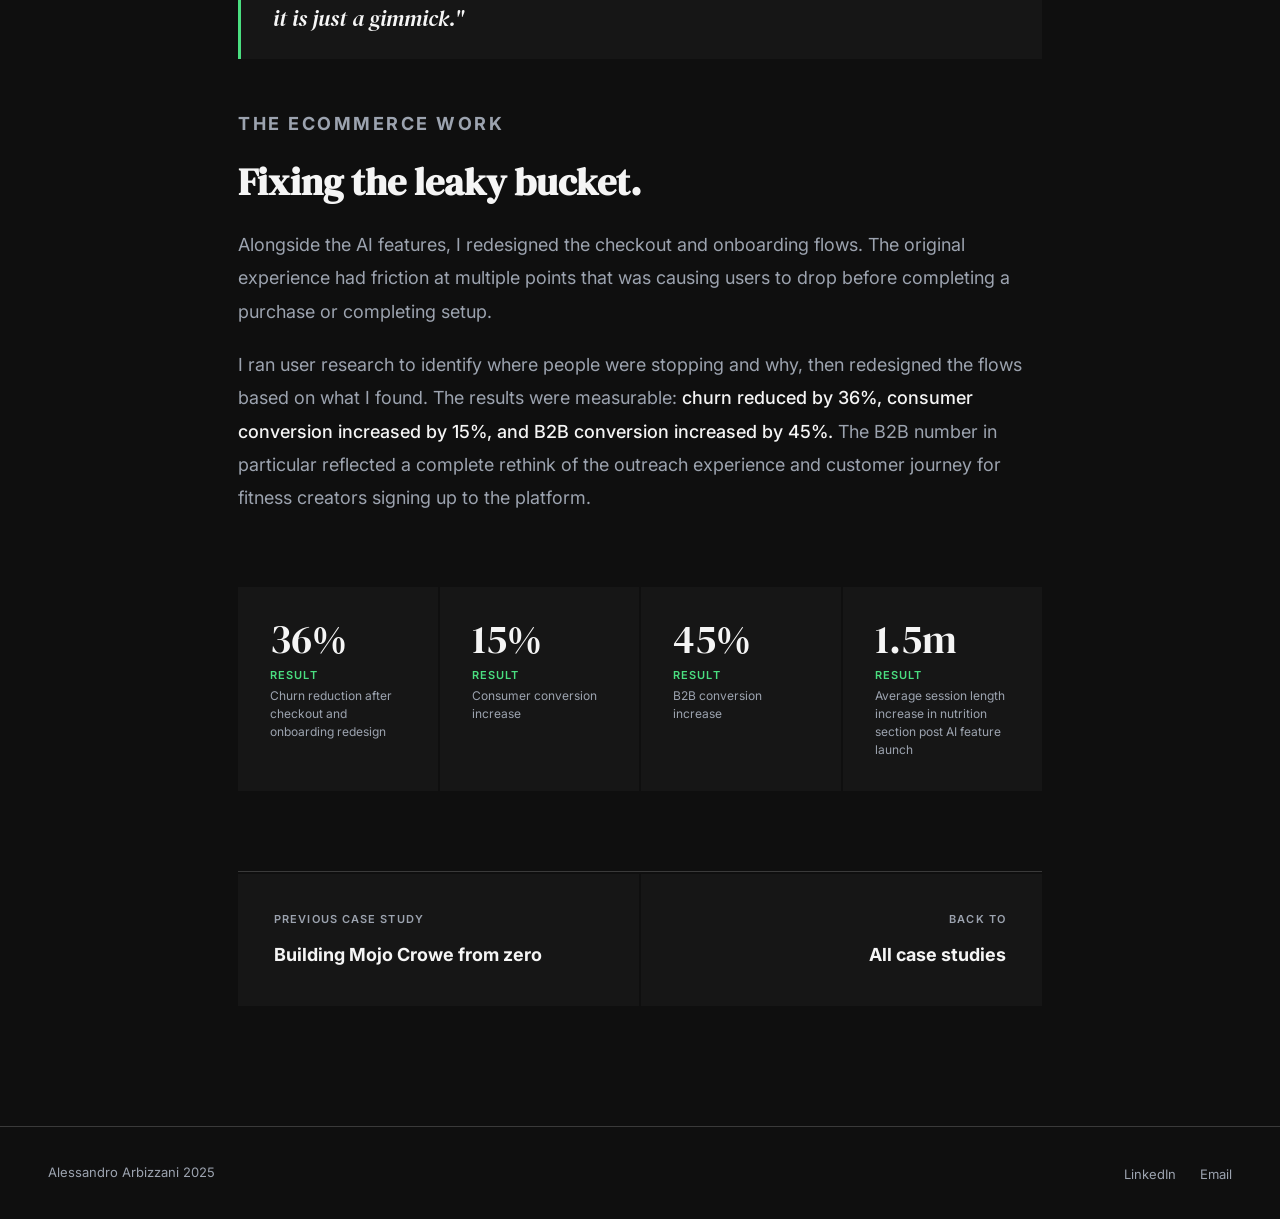
<file: work-myarc.html>
<!DOCTYPE html>
<html lang="en">
<head>
<meta charset="UTF-8">
<meta name="viewport" content="width=device-width, initial-scale=1.0">
<title>MyARC | Alessandro Arbizzani</title>
<link rel="preconnect" href="https://fonts.googleapis.com">
<link rel="preconnect" href="https://fonts.gstatic.com" crossorigin>
<link href="https://fonts.googleapis.com/css2?family=Inter:wght@300;400;500;600;700;900&family=DM+Serif+Display:ital@0;1&display=swap" rel="stylesheet">
<style>
  *, *::before, *::after { box-sizing: border-box; margin: 0; padding: 0; }
  :root { --black: #0F0F0F; --white: #F5F5F5; --grey: #9CA3AF; --mid: #3A3A3A; --green: #4ADE80; --green-dim: #1a4a2e; --surface: #161616; }
  html { scroll-behavior: smooth; }
  body { background: var(--black); color: var(--white); font-family: 'Inter', sans-serif; font-size: 17px; line-height: 1.65; overflow-x: hidden; }

  nav { position: fixed; top: 0; left: 0; right: 0; z-index: 100; display: flex; justify-content: space-between; align-items: center; padding: 20px 48px; background: rgba(15,15,15,0.88); backdrop-filter: blur(12px); border-bottom: 1px solid rgba(255,255,255,0.06); }
  .nav-name { font-size: 15px; font-weight: 600; letter-spacing: 0.04em; color: var(--white); text-decoration: none; }
  .nav-links { display: flex; gap: 36px; list-style: none; }
  .nav-links a { font-size: 14px; color: var(--grey); text-decoration: none; letter-spacing: 0.02em; transition: color 0.2s; }
  .nav-links a:hover, .nav-links a.active { color: var(--white); }

  .nav-toggle { display: none; flex-direction: column; justify-content: center; gap: 5px; width: 28px; height: 28px; background: none; border: none; padding: 0; cursor: pointer; }
  .nav-toggle span { display: block; width: 100%; height: 2px; background: var(--white); border-radius: 1px; transition: transform 0.2s ease, opacity 0.2s ease; }
  .nav-toggle.open span:nth-child(1) { transform: translateY(7px) rotate(45deg); }
  .nav-toggle.open span:nth-child(2) { opacity: 0; }
  .nav-toggle.open span:nth-child(3) { transform: translateY(-7px) rotate(-45deg); }

  .case-hero { padding: 140px 48px 80px; max-width: 900px; margin: 0 auto; }
  .back-link { display: inline-flex; align-items: center; gap: 8px; font-size: 13px; font-weight: 600; letter-spacing: 0.08em; text-transform: uppercase; color: var(--grey); text-decoration: none; margin-bottom: 48px; transition: color 0.2s; }
  .back-link:hover { color: var(--white); }
  .back-link::before { content: '←'; }
  .case-eyebrow { font-size: 12px; font-weight: 600; letter-spacing: 0.12em; text-transform: uppercase; color: var(--green); margin-bottom: 20px; }
  .case-headline { font-family: 'DM Serif Display', serif; font-size: clamp(40px, 5vw, 64px); line-height: 1.05; color: var(--white); margin-bottom: 32px; }
  .case-lede { font-size: 21px; line-height: 1.75; color: var(--grey); max-width: 720px; }
  .case-lede strong { color: var(--white); font-weight: 500; }

  .case-meta-bar { border-top: 1px solid var(--mid); border-bottom: 1px solid var(--mid); padding: 32px 48px; display: grid; grid-template-columns: repeat(4, 1fr); gap: 24px; }
  .meta-item-label { font-size: 11px; font-weight: 600; letter-spacing: 0.1em; text-transform: uppercase; color: var(--green); margin-bottom: 8px; }
  .meta-item-value { font-size: 15px; color: var(--white); }

  .case-body { max-width: 900px; margin: 0 auto; padding: 80px 48px 120px; }
  .case-section { margin-bottom: 72px; }
  .case-section-label { font-size: 11px; font-weight: 700; letter-spacing: 0.14em; text-transform: uppercase; color: var(--green); margin-bottom: 20px; }
  .case-section h2 { font-family: 'DM Serif Display', serif; font-size: clamp(28px, 3vw, 40px); line-height: 1.15; color: var(--white); margin-bottom: 24px; }
  .case-section p { font-size: 18px; line-height: 1.85; color: var(--grey); margin-bottom: 20px; }
  .case-section p strong { color: var(--white); font-weight: 500; }
  .case-section p:last-child { margin-bottom: 0; }

  .pullquote { border-left: 3px solid var(--green); padding: 24px 32px; margin: 48px 0; background: var(--surface); }
  .pullquote p { font-family: 'DM Serif Display', serif; font-size: 22px; line-height: 1.5; color: var(--white); font-style: italic; margin-bottom: 0; }

  .features-grid { display: grid; grid-template-columns: repeat(3, 1fr); gap: 2px; margin: 48px 0; }
  .feature-block { background: var(--surface); padding: 36px; }
  .feature-title { font-size: 15px; font-weight: 700; color: var(--white); margin-bottom: 12px; padding-bottom: 12px; border-bottom: 2px solid var(--green); }
  .feature-desc { font-size: 14px; color: var(--grey); line-height: 1.7; }

  .image-placeholder { background: var(--surface); height: 420px; overflow: hidden; margin: 48px 0; }
  .image-placeholder img { width: 100%; height: 100%; object-fit: cover; }

  .outcome-grid { display: grid; grid-template-columns: repeat(4, 1fr); gap: 2px; margin: 48px 0; }
  .outcome-block { background: var(--surface); padding: 32px; }
  .outcome-num { font-family: 'DM Serif Display', serif; font-size: 40px; color: var(--white); line-height: 1; margin-bottom: 8px; }
  .outcome-label { font-size: 12px; color: var(--grey); line-height: 1.5; }
  .outcome-label strong { color: var(--green); font-weight: 600; display: block; font-size: 11px; letter-spacing: 0.1em; text-transform: uppercase; margin-bottom: 4px; }

  .case-nav { display: grid; grid-template-columns: 1fr 1fr; gap: 2px; margin-top: 80px; border-top: 1px solid var(--mid); padding-top: 2px; }
  .case-nav-item { background: var(--surface); padding: 36px; text-decoration: none; display: block; transition: background 0.2s; }
  .case-nav-item:hover { background: #1c1c1c; }
  .case-nav-dir { font-size: 11px; font-weight: 600; letter-spacing: 0.1em; text-transform: uppercase; color: var(--grey); margin-bottom: 12px; }
  .case-nav-title { font-size: 18px; font-weight: 700; color: var(--white); }
  .case-nav-item.next { text-align: right; }

  .reveal { opacity: 0; transform: translateY(24px); transition: opacity 0.6s ease, transform 0.6s ease; }
  .reveal.visible { opacity: 1; transform: translateY(0); }

  footer { border-top: 1px solid var(--mid); padding: 32px 48px; display: flex; justify-content: space-between; align-items: center; }
  .footer-name { font-size: 13px; color: var(--grey); }
  .footer-links { display: flex; gap: 24px; list-style: none; }
  .footer-links a { font-size: 13px; color: var(--grey); text-decoration: none; transition: color 0.2s; }
  .footer-links a:hover { color: var(--white); }

  @media (max-width: 1023px) {
    nav { padding: 18px 24px; }
    .nav-toggle { display: flex; }
    .nav-links {
      display: none;
      position: absolute;
      top: 100%;
      left: 0;
      right: 0;
      flex-direction: column;
      gap: 0;
      background: var(--black);
      backdrop-filter: blur(12px);
      border-bottom: 1px solid rgba(255,255,255,0.06);
    }
    .nav-links.open { display: flex; }
    .nav-links li { width: 100%; }
    .nav-links a { display: block; padding: 16px 24px; border-top: 1px solid rgba(255,255,255,0.06); }
    .case-hero { padding: 110px 24px 60px; }
    .case-meta-bar { grid-template-columns: 1fr 1fr; padding: 24px; }
    .case-body { padding: 60px 24px 80px; }
    .features-grid, .outcome-grid { grid-template-columns: 1fr; }
    .case-nav { grid-template-columns: 1fr; }
    .case-nav-item.next { text-align: left; }
    footer { flex-direction: column; gap: 16px; padding: 24px; }
  }
</style>
</head>
<body>

<nav>
  <a href="index.html" class="nav-name">Ale Arbizzani</a>
  <button class="nav-toggle" aria-label="Toggle menu" aria-expanded="false">
    <span></span><span></span><span></span>
  </button>
  <ul class="nav-links">
    <li><a href="index.html#philosophy">Philosophy</a></li>
    <li><a href="work.html" class="active">Work</a></li>
    <li><a href="index.html#football">Football</a></li>
    <li><a href="coaching.html">Coaching</a></li>
    <li><a href="index.html#contact">Let's talk</a></li>
  </ul>
</nav>

<div class="case-hero">
  <a href="work.html" class="back-link">All case studies</a>
  <p class="case-eyebrow">MyARC / 2024 to 2025</p>
  <h1 class="case-headline reveal">Shipping AI before<br>it was fashionable.</h1>
  <p class="case-lede reveal">
    A contract engagement. A fast-moving fitness startup with no product function,
    no design system, and a team moving at full speed.
    <strong>Twelve months to build the foundations, ship three AI features,
    and leave something that kept working after I left.</strong>
  </p>
</div>

<div class="case-meta-bar">
  <div class="meta-item">
    <div class="meta-item-label">Role</div>
    <div class="meta-item-value">Product and UX Lead (Contract)</div>
  </div>
  <div class="meta-item">
    <div class="meta-item-label">Product</div>
    <div class="meta-item-value">Fitness creator mobile app</div>
  </div>
  <div class="meta-item">
    <div class="meta-item-label">Focus</div>
    <div class="meta-item-value">AI features, ecommerce, design system</div>
  </div>
</div>

<div class="case-body">

  <div class="case-section reveal">
    <p class="case-section-label">The context</p>
    <h2>Fast team. No foundations.</h2>
    <p>MyARC enables fitness content creators to monetise their audience through a customised mobile app. When I came in, the team was lean, productive, and moving quickly. They were also burning through money, shipping without a design system, and making UX decisions on feel rather than evidence.</p>
    <p>There was no product function. No design system. No structured research practice. The founders and developers were making product decisions in real time, which worked at small scale but was creating inconsistency and technical debt as the platform grew.</p>
    <p>My first job was not to slow them down. <strong>It was to prove that building the foundations would make them faster.</strong> That required earning trust before changing anything.</p>
  </div>

  <div class="case-section reveal">
    <p class="case-section-label">The foundation</p>
    <h2>Building the design system that outlasted the contract.</h2>
    <p>I audited what existed, consolidated the design language, and built a component system in Figma that covered the full product surface. But the goal was not just to have a design system. The goal was to have a design system the team could use without me.</p>
    <p>I trained the developers in Figma. Not deeply, but enough. They learned to navigate the system, use existing components, and assemble screens for new features without needing a designer in every conversation. <strong>When my contract ended, the team kept shipping UI independently.</strong> That was the measure of success for this piece of work.</p>
  </div>

  <div class="image-placeholder reveal">
    <img src="images/work-myarc-visual.jpg" alt="MyARC app screens" />
  </div>

  <div class="case-section reveal">
    <p class="case-section-label">The AI features</p>
    <h2>Three features. Real outcomes.</h2>
    <p>AI was not a strategy at MyARC. It was a practical tool. We shipped three features that used it in ways that genuinely improved the user experience rather than just adding a badge to the app store listing.</p>
  </div>

  <div class="features-grid reveal">
    <div class="feature-block">
      <div class="feature-title">Workout Progress Predictor</div>
      <div class="feature-desc">AI-driven progressive overload. The system automatically calculates and updates weights based on a user's history and goals, while giving them full control to override the recommendation. The design challenge was making the AI feel like a helpful coach rather than a black box.</div>
    </div>
    <div class="feature-block">
      <div class="feature-title">AI Meal Planner</div>
      <div class="feature-desc">OpenAI API integrated with each creator's cookbook content. Users could generate personalised meal plans and recipes based on their preferences and dietary needs, with the system remembering choices across sessions. Session length in the nutrition section increased by 1.5 minutes on average.</div>
    </div>
    <div class="feature-block">
      <div class="feature-title">AI Training Assistant</div>
      <div class="feature-desc">Early-stage AI support for users during training sessions. Designed to feel like a real-time coaching voice rather than a help centre. The interaction model was the hardest design problem: how do you make an AI feel present without feeling intrusive?</div>
    </div>
  </div>

  <div class="pullquote reveal">
    <p>"The question with any AI feature is not 'can we build this?' It is 'does this actually make someone's experience meaningfully better?' If the answer is no, it is just a gimmick."</p>
  </div>

  <div class="case-section reveal">
    <p class="case-section-label">The ecommerce work</p>
    <h2>Fixing the leaky bucket.</h2>
    <p>Alongside the AI features, I redesigned the checkout and onboarding flows. The original experience had friction at multiple points that was causing users to drop before completing a purchase or completing setup.</p>
    <p>I ran user research to identify where people were stopping and why, then redesigned the flows based on what I found. The results were measurable: <strong>churn reduced by 36%, consumer conversion increased by 15%, and B2B conversion increased by 45%.</strong> The B2B number in particular reflected a complete rethink of the outreach experience and customer journey for fitness creators signing up to the platform.</p>
  </div>

  <div class="outcome-grid reveal">
    <div class="outcome-block">
      <div class="outcome-num">36%</div>
      <div class="outcome-label"><strong>Result</strong>Churn reduction after checkout and onboarding redesign</div>
    </div>
    <div class="outcome-block">
      <div class="outcome-num">15%</div>
      <div class="outcome-label"><strong>Result</strong>Consumer conversion increase</div>
    </div>
    <div class="outcome-block">
      <div class="outcome-num">45%</div>
      <div class="outcome-label"><strong>Result</strong>B2B conversion increase</div>
    </div>
    <div class="outcome-block">
      <div class="outcome-num">1.5m</div>
      <div class="outcome-label"><strong>Result</strong>Average session length increase in nutrition section post AI feature launch</div>
    </div>
  </div>

  <div class="case-nav reveal">
    <a href="work-mojo.html" class="case-nav-item">
      <div class="case-nav-dir">Previous case study</div>
      <div class="case-nav-title">Building Mojo Crowe from zero</div>
    </a>
    <a href="work.html" class="case-nav-item next">
      <div class="case-nav-dir">Back to</div>
      <div class="case-nav-title">All case studies</div>
    </a>
  </div>

</div>

<footer>
  <span class="footer-name">Alessandro Arbizzani 2025</span>
  <ul class="footer-links">
    <li><a href="https://www.linkedin.com/in/alessandroarbizzani" target="_blank">LinkedIn</a></li>
    <li><a href="mailto:ale.arbizzani@gmail.com">Email</a></li>
  </ul>
</footer>

<script>
  const navToggle = document.querySelector('.nav-toggle');
  const navLinksEl = document.querySelector('.nav-links');
  if (navToggle && navLinksEl) {
    navToggle.addEventListener('click', () => {
      const isOpen = navLinksEl.classList.toggle('open');
      navToggle.classList.toggle('open', isOpen);
      navToggle.setAttribute('aria-expanded', String(isOpen));
    });
    navLinksEl.querySelectorAll('a').forEach((link) => {
      link.addEventListener('click', () => {
        navLinksEl.classList.remove('open');
        navToggle.classList.remove('open');
        navToggle.setAttribute('aria-expanded', 'false');
      });
    });
  }

  const reveals = document.querySelectorAll('.reveal');
  const observer = new IntersectionObserver((entries) => {
    entries.forEach(entry => {
      if (entry.isIntersecting) { entry.target.classList.add('visible'); observer.unobserve(entry.target); }
    });
  }, { threshold: 0.1 });
  reveals.forEach(el => observer.observe(el));
</script>
</body>
</html>
</file>
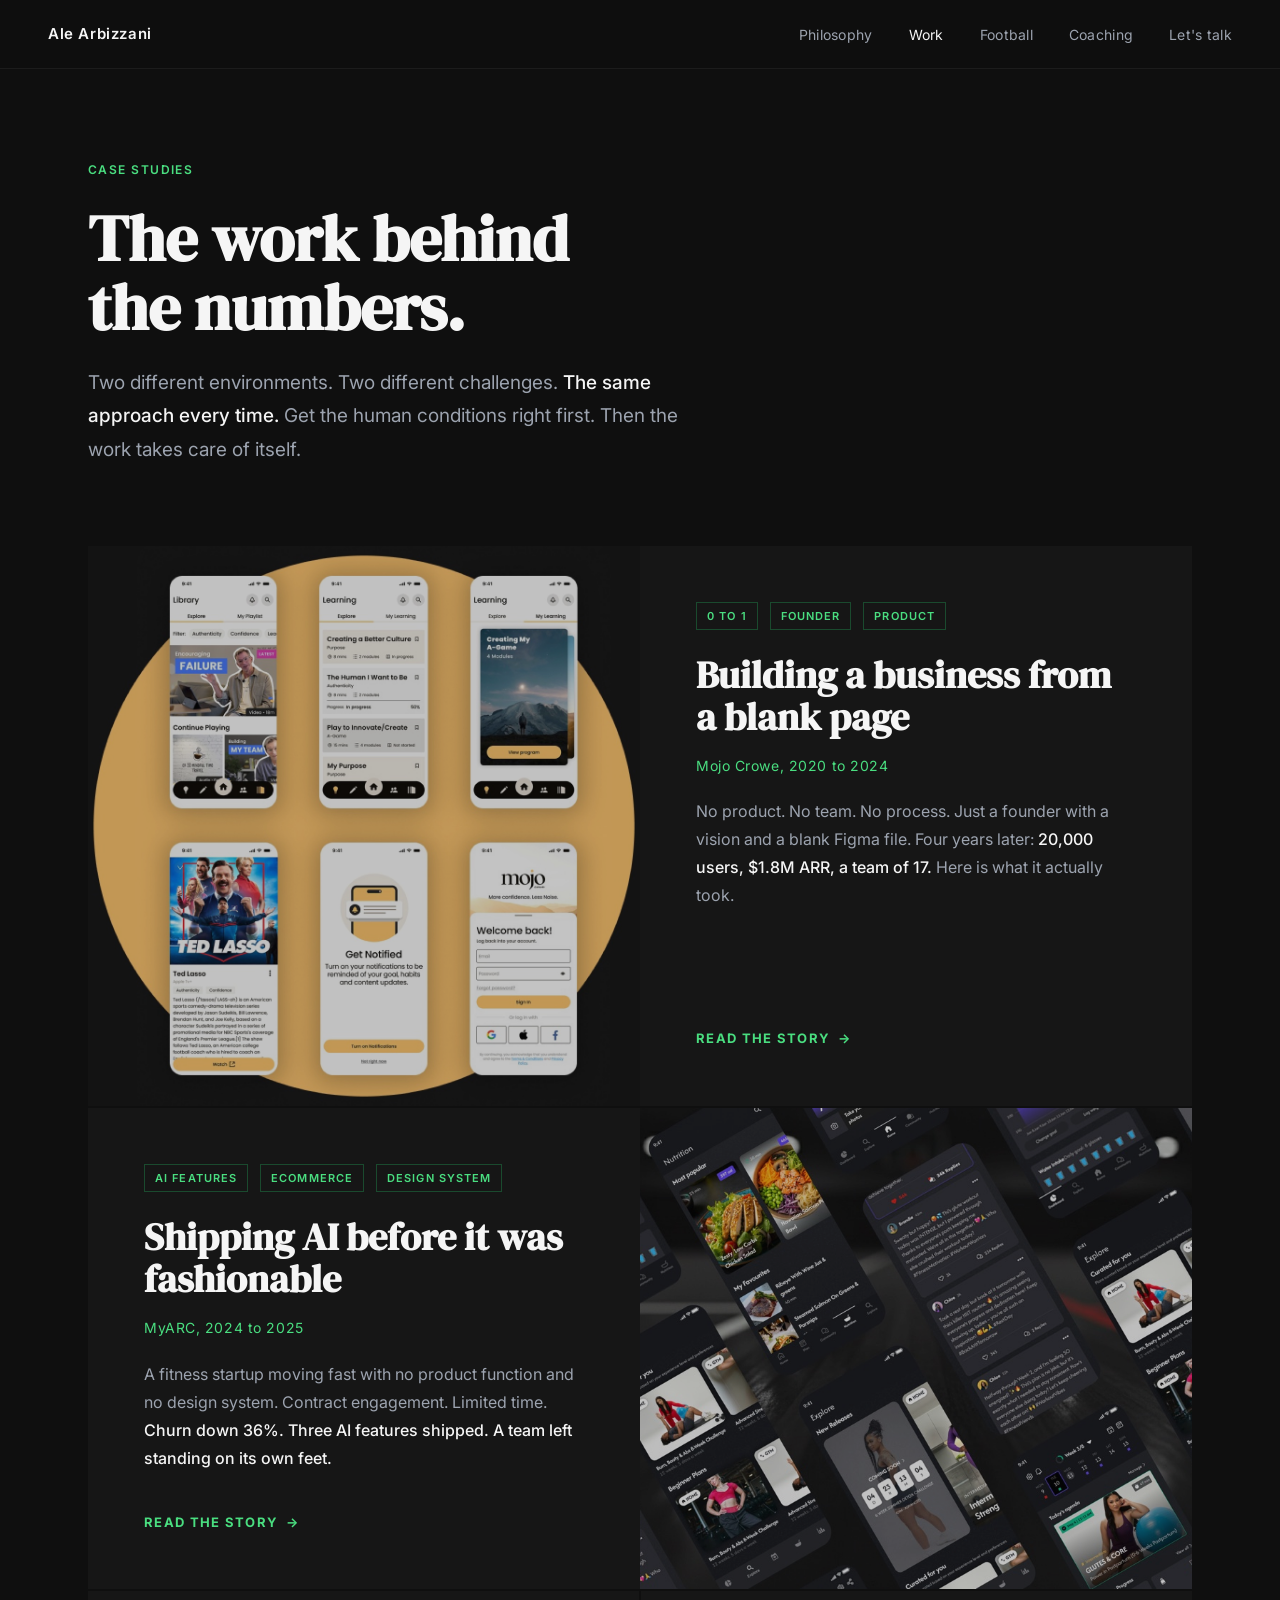
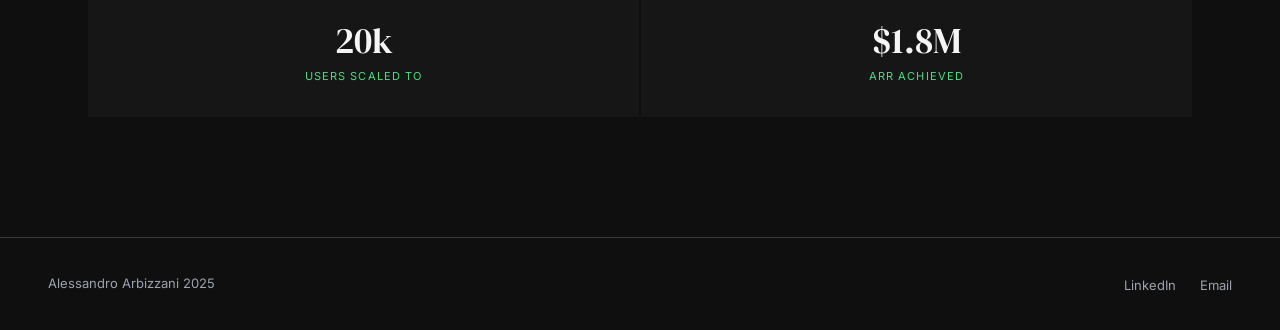
<file: work.html>
<!DOCTYPE html>
<html lang="en">
<head>
<meta charset="UTF-8">
<meta name="viewport" content="width=device-width, initial-scale=1.0">
<title>Work | Alessandro Arbizzani</title>
<link rel="preconnect" href="https://fonts.googleapis.com">
<link rel="preconnect" href="https://fonts.gstatic.com" crossorigin>
<link href="https://fonts.googleapis.com/css2?family=Inter:wght@300;400;500;600;700;900&family=DM+Serif+Display:ital@0;1&display=swap" rel="stylesheet">
<style>
  *, *::before, *::after { box-sizing: border-box; margin: 0; padding: 0; }
  :root {
    --black: #0F0F0F; --white: #F5F5F5; --grey: #9CA3AF;
    --mid: #3A3A3A; --green: #4ADE80; --green-dim: #1a4a2e; --surface: #161616;
  }
  html { scroll-behavior: smooth; }
  body { background: var(--black); color: var(--white); font-family: 'Inter', sans-serif; font-size: 17px; line-height: 1.65; overflow-x: hidden; }

  nav { position: fixed; top: 0; left: 0; right: 0; z-index: 100; display: flex; justify-content: space-between; align-items: center; padding: 20px 48px; background: rgba(15,15,15,0.88); backdrop-filter: blur(12px); border-bottom: 1px solid rgba(255,255,255,0.06); }
  .nav-name { font-size: 15px; font-weight: 600; letter-spacing: 0.04em; color: var(--white); text-decoration: none; }
  .nav-links { display: flex; gap: 36px; list-style: none; }
  .nav-links a { font-size: 14px; color: var(--grey); text-decoration: none; letter-spacing: 0.02em; transition: color 0.2s; }
  .nav-links a:hover, .nav-links a.active { color: var(--white); }

  .nav-toggle { display: none; flex-direction: column; justify-content: center; gap: 5px; width: 28px; height: 28px; background: none; border: none; padding: 0; cursor: pointer; }
  .nav-toggle span { display: block; width: 100%; height: 2px; background: var(--white); border-radius: 1px; transition: transform 0.2s ease, opacity 0.2s ease; }
  .nav-toggle.open span:nth-child(1) { transform: translateY(7px) rotate(45deg); }
  .nav-toggle.open span:nth-child(2) { opacity: 0; }
  .nav-toggle.open span:nth-child(3) { transform: translateY(-7px) rotate(-45deg); }

  .page-hero { padding: 160px 48px 80px; max-width: 1200px; margin: 0 auto; }
  .hero-eyebrow { font-size: 12px; font-weight: 600; letter-spacing: 0.12em; text-transform: uppercase; color: var(--green); margin-bottom: 24px; }
  .hero-headline { font-family: 'DM Serif Display', serif; font-size: clamp(44px, 5vw, 72px); line-height: 1.08; color: var(--white); margin-bottom: 24px; }
  .hero-sub { font-size: 19px; color: var(--grey); max-width: 600px; line-height: 1.75; }
  .hero-sub strong { color: var(--white); font-weight: 500; }

  .cases { padding: 0 48px 120px; max-width: 1200px; margin: 0 auto; }
  .case-card { display: grid; grid-template-columns: 1fr 1fr; gap: 0; background: var(--surface); margin-bottom: 2px; text-decoration: none; transition: background 0.2s; overflow: hidden; min-height: 360px; }
  .case-card:hover { background: #1c1c1c; }
  .case-card.reverse { direction: rtl; }
  .case-card.reverse > * { direction: ltr; }

  .case-content { padding: 56px; display: flex; flex-direction: column; justify-content: space-between; }
  .case-meta { display: flex; gap: 12px; margin-bottom: 24px; flex-wrap: wrap; }
  .case-tag { font-size: 11px; font-weight: 600; letter-spacing: 0.1em; text-transform: uppercase; color: var(--green); border: 1px solid var(--green-dim); padding: 4px 10px; }
  .case-title { font-family: 'DM Serif Display', serif; font-size: clamp(28px, 3vw, 40px); line-height: 1.1; color: var(--white); margin-bottom: 16px; }
  .case-org { font-size: 14px; color: var(--green); margin-bottom: 20px; letter-spacing: 0.04em; }
  .case-desc { font-size: 16px; color: var(--grey); line-height: 1.75; flex-grow: 1; margin-bottom: 40px; }
  .case-desc strong { color: var(--white); font-weight: 500; }
  .case-link { font-size: 13px; font-weight: 700; letter-spacing: 0.1em; text-transform: uppercase; color: var(--green); display: flex; align-items: center; gap: 8px; }
  .case-link::after { content: '→'; transition: transform 0.2s; }
  .case-card:hover .case-link::after { transform: translateX(4px); }

  .case-visual { background: #111; position: relative; overflow: hidden; min-height: 320px; }
  .case-visual img { width: 100%; height: 100%; object-fit: cover; opacity: 0.75; transition: opacity 0.3s; }
  .case-card:hover .case-visual img { opacity: 0.9; }
  .case-visual-placeholder { width: 100%; height: 100%; display: flex; align-items: center; justify-content: center; background: #111; }
  .case-visual-placeholder span { font-size: 11px; font-weight: 600; letter-spacing: 0.12em; text-transform: uppercase; color: #333; }

  .stats-row { display: grid; grid-template-columns: repeat(2, 1fr); gap: 2px; margin-top: 2px; }
  .stat-block { background: var(--surface); padding: 32px; text-align: center; }
  .stat-num { font-family: 'DM Serif Display', serif; font-size: 36px; color: var(--white); line-height: 1; margin-bottom: 8px; }
  .stat-lbl { font-size: 11px; text-transform: uppercase; letter-spacing: 0.1em; color: var(--green); }

  .reveal { opacity: 0; transform: translateY(24px); transition: opacity 0.6s ease, transform 0.6s ease; }
  .reveal.visible { opacity: 1; transform: translateY(0); }

  footer { border-top: 1px solid var(--mid); padding: 32px 48px; display: flex; justify-content: space-between; align-items: center; }
  .footer-name { font-size: 13px; color: var(--grey); }
  .footer-links { display: flex; gap: 24px; list-style: none; }
  .footer-links a { font-size: 13px; color: var(--grey); text-decoration: none; transition: color 0.2s; }
  .footer-links a:hover { color: var(--white); }

  @media (max-width: 1023px) {
    nav { padding: 18px 24px; }
    .nav-toggle { display: flex; }
    .nav-links {
      display: none;
      position: absolute;
      top: 100%;
      left: 0;
      right: 0;
      flex-direction: column;
      gap: 0;
      background: var(--black);
      backdrop-filter: blur(12px);
      border-bottom: 1px solid rgba(255,255,255,0.06);
    }
    .nav-links.open { display: flex; }
    .nav-links li { width: 100%; }
    .nav-links a { display: block; padding: 16px 24px; border-top: 1px solid rgba(255,255,255,0.06); }
    .page-hero { padding: 120px 24px 60px; }
    .cases { padding: 0 24px 80px; }
    .case-card, .case-card.reverse { grid-template-columns: 1fr; direction: ltr; }
    .case-visual { min-height: 220px; }
    .case-content { padding: 36px; }
    .stats-row { grid-template-columns: 1fr; }
    footer { flex-direction: column; gap: 16px; padding: 24px; }
  }
</style>
</head>
<body>

<nav>
  <a href="index.html" class="nav-name">Ale Arbizzani</a>
  <button class="nav-toggle" aria-label="Toggle menu" aria-expanded="false">
    <span></span><span></span><span></span>
  </button>
  <ul class="nav-links">
    <li><a href="index.html#philosophy">Philosophy</a></li>
    <li><a href="work.html" class="active">Work</a></li>
    <li><a href="index.html#football">Football</a></li>
    <li><a href="coaching.html">Coaching</a></li>
    <li><a href="index.html#contact">Let's talk</a></li>
  </ul>
</nav>

<div class="page-hero">
  <p class="hero-eyebrow">Case Studies</p>
  <h1 class="hero-headline reveal">The work behind<br>the numbers.</h1>
  <p class="hero-sub reveal">
    Two different environments. Two different challenges.
    <strong>The same approach every time.</strong>
    Get the human conditions right first. Then the work takes care of itself.
  </p>
</div>

<div class="cases">

  <a href="work-mojo.html" class="case-card reverse reveal">
    <div class="case-content">
      <div>
        <div class="case-meta">
          <span class="case-tag">0 to 1</span>
          <span class="case-tag">Founder</span>
          <span class="case-tag">Product</span>
        </div>
        <h2 class="case-title">Building a business from a blank page</h2>
        <p class="case-org">Mojo Crowe, 2020 to 2024</p>
        <p class="case-desc">
          No product. No team. No process. Just a founder with a vision and
          a blank Figma file. Four years later: <strong>20,000 users, $1.8M ARR,
          a team of 17.</strong> Here is what it actually took.
        </p>
      </div>
      <span class="case-link">Read the story</span>
    </div>
    <div class="case-visual">
      <img src="images/work-mojo-visual.jpg" alt="Mojo Crowe app screens" />
    </div>
  </a>

  <a href="work-myarc.html" class="case-card reveal">
    <div class="case-content">
      <div>
        <div class="case-meta">
          <span class="case-tag">AI Features</span>
          <span class="case-tag">Ecommerce</span>
          <span class="case-tag">Design System</span>
        </div>
        <h2 class="case-title">Shipping AI before it was fashionable</h2>
        <p class="case-org">MyARC, 2024 to 2025</p>
        <p class="case-desc">
          A fitness startup moving fast with no product function and no design system.
          Contract engagement. Limited time. <strong>Churn down 36%.
          Three AI features shipped. A team left standing on its own feet.</strong>
        </p>
      </div>
      <span class="case-link">Read the story</span>
    </div>
    <div class="case-visual">
      <img src="images/work-myarc-visual.jpg" alt="MyARC app screens" />
    </div>
  </a>

  <div class="stats-row reveal">
    <div class="stat-block">
      <div class="stat-num">20k</div>
      <div class="stat-lbl">Users scaled to</div>
    </div>
    <div class="stat-block">
      <div class="stat-num">$1.8M</div>
      <div class="stat-lbl">ARR achieved</div>
    </div>
  </div>

</div>

<footer>
  <span class="footer-name">Alessandro Arbizzani 2025</span>
  <ul class="footer-links">
    <li><a href="https://www.linkedin.com/in/alessandroarbizzani" target="_blank">LinkedIn</a></li>
    <li><a href="mailto:ale.arbizzani@gmail.com">Email</a></li>
  </ul>
</footer>

<script>
  const navToggle = document.querySelector('.nav-toggle');
  const navLinksEl = document.querySelector('.nav-links');
  if (navToggle && navLinksEl) {
    navToggle.addEventListener('click', () => {
      const isOpen = navLinksEl.classList.toggle('open');
      navToggle.classList.toggle('open', isOpen);
      navToggle.setAttribute('aria-expanded', String(isOpen));
    });
    navLinksEl.querySelectorAll('a').forEach((link) => {
      link.addEventListener('click', () => {
        navLinksEl.classList.remove('open');
        navToggle.classList.remove('open');
        navToggle.setAttribute('aria-expanded', 'false');
      });
    });
  }

  const reveals = document.querySelectorAll('.reveal');
  const observer = new IntersectionObserver((entries) => {
    entries.forEach(entry => {
      if (entry.isIntersecting) { entry.target.classList.add('visible'); observer.unobserve(entry.target); }
    });
  }, { threshold: 0.1 });
  reveals.forEach(el => observer.observe(el));
</script>
</body>
</html>
</file>
